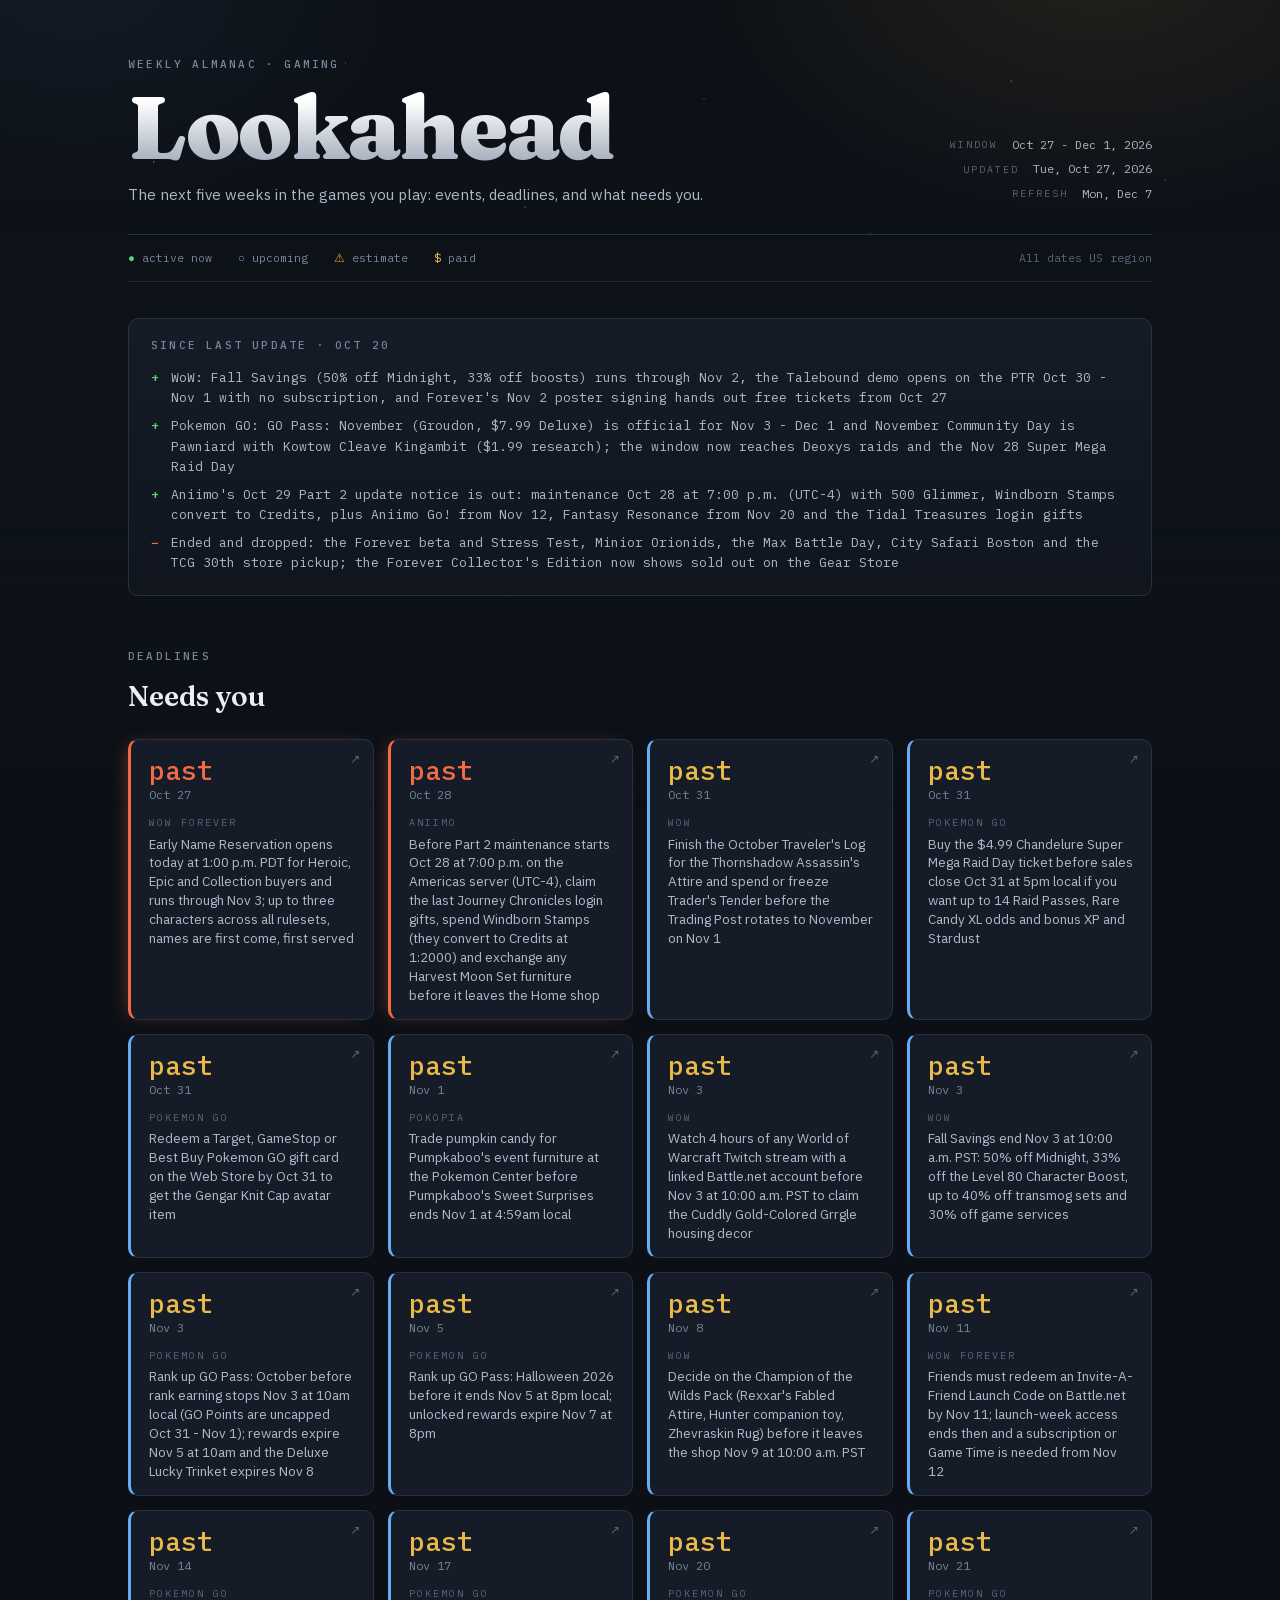
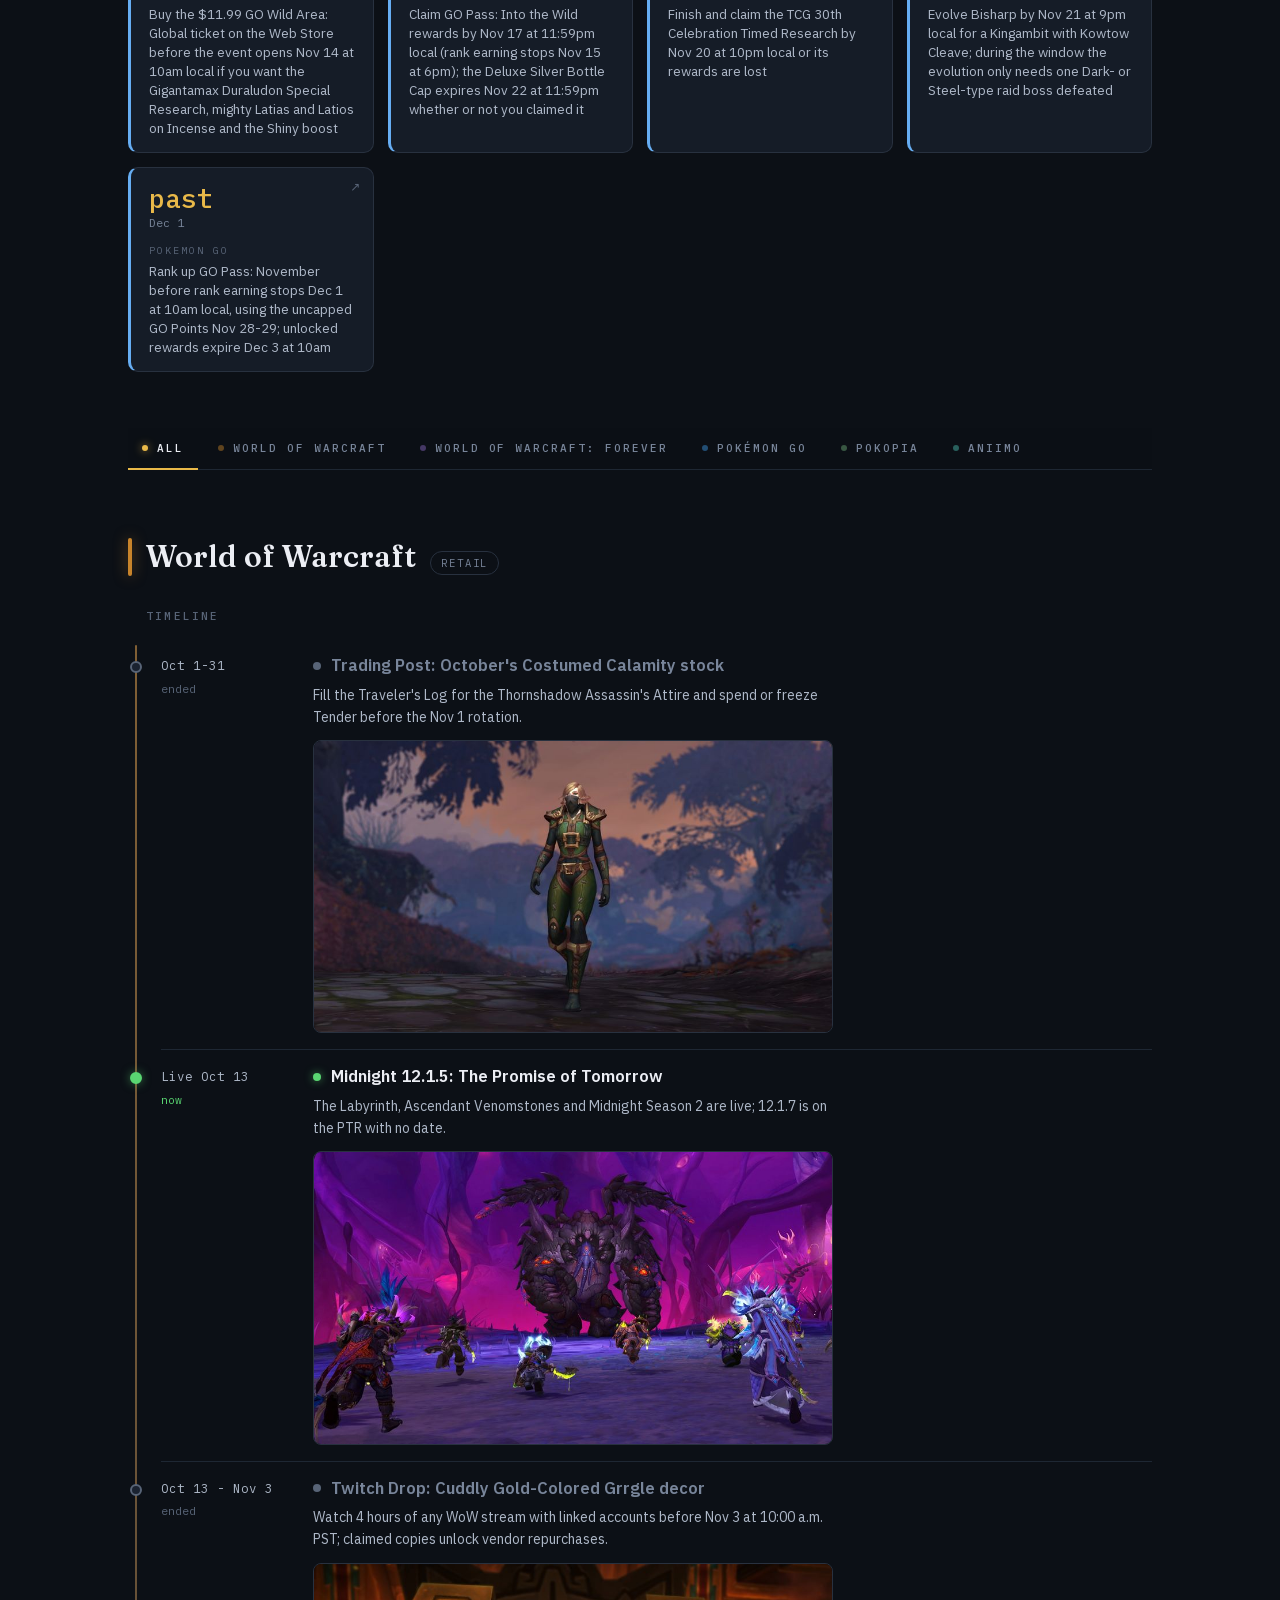
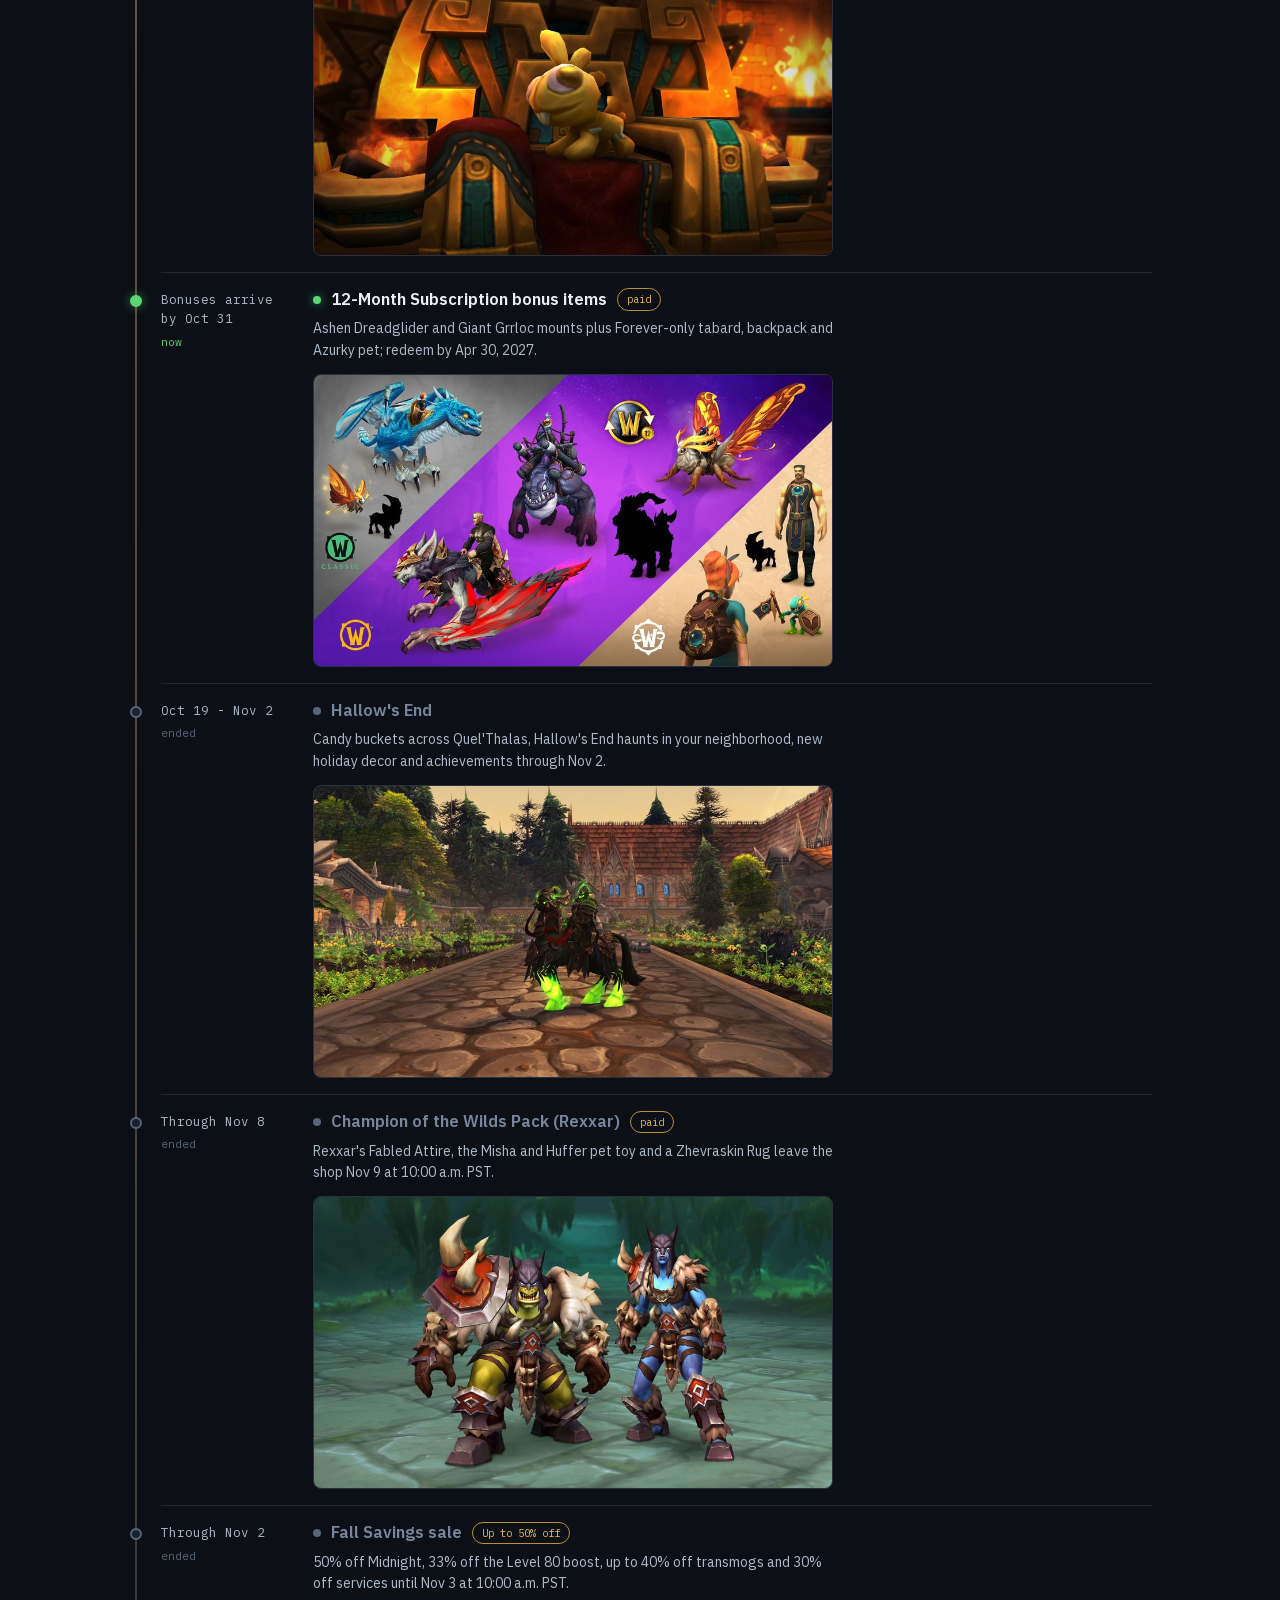
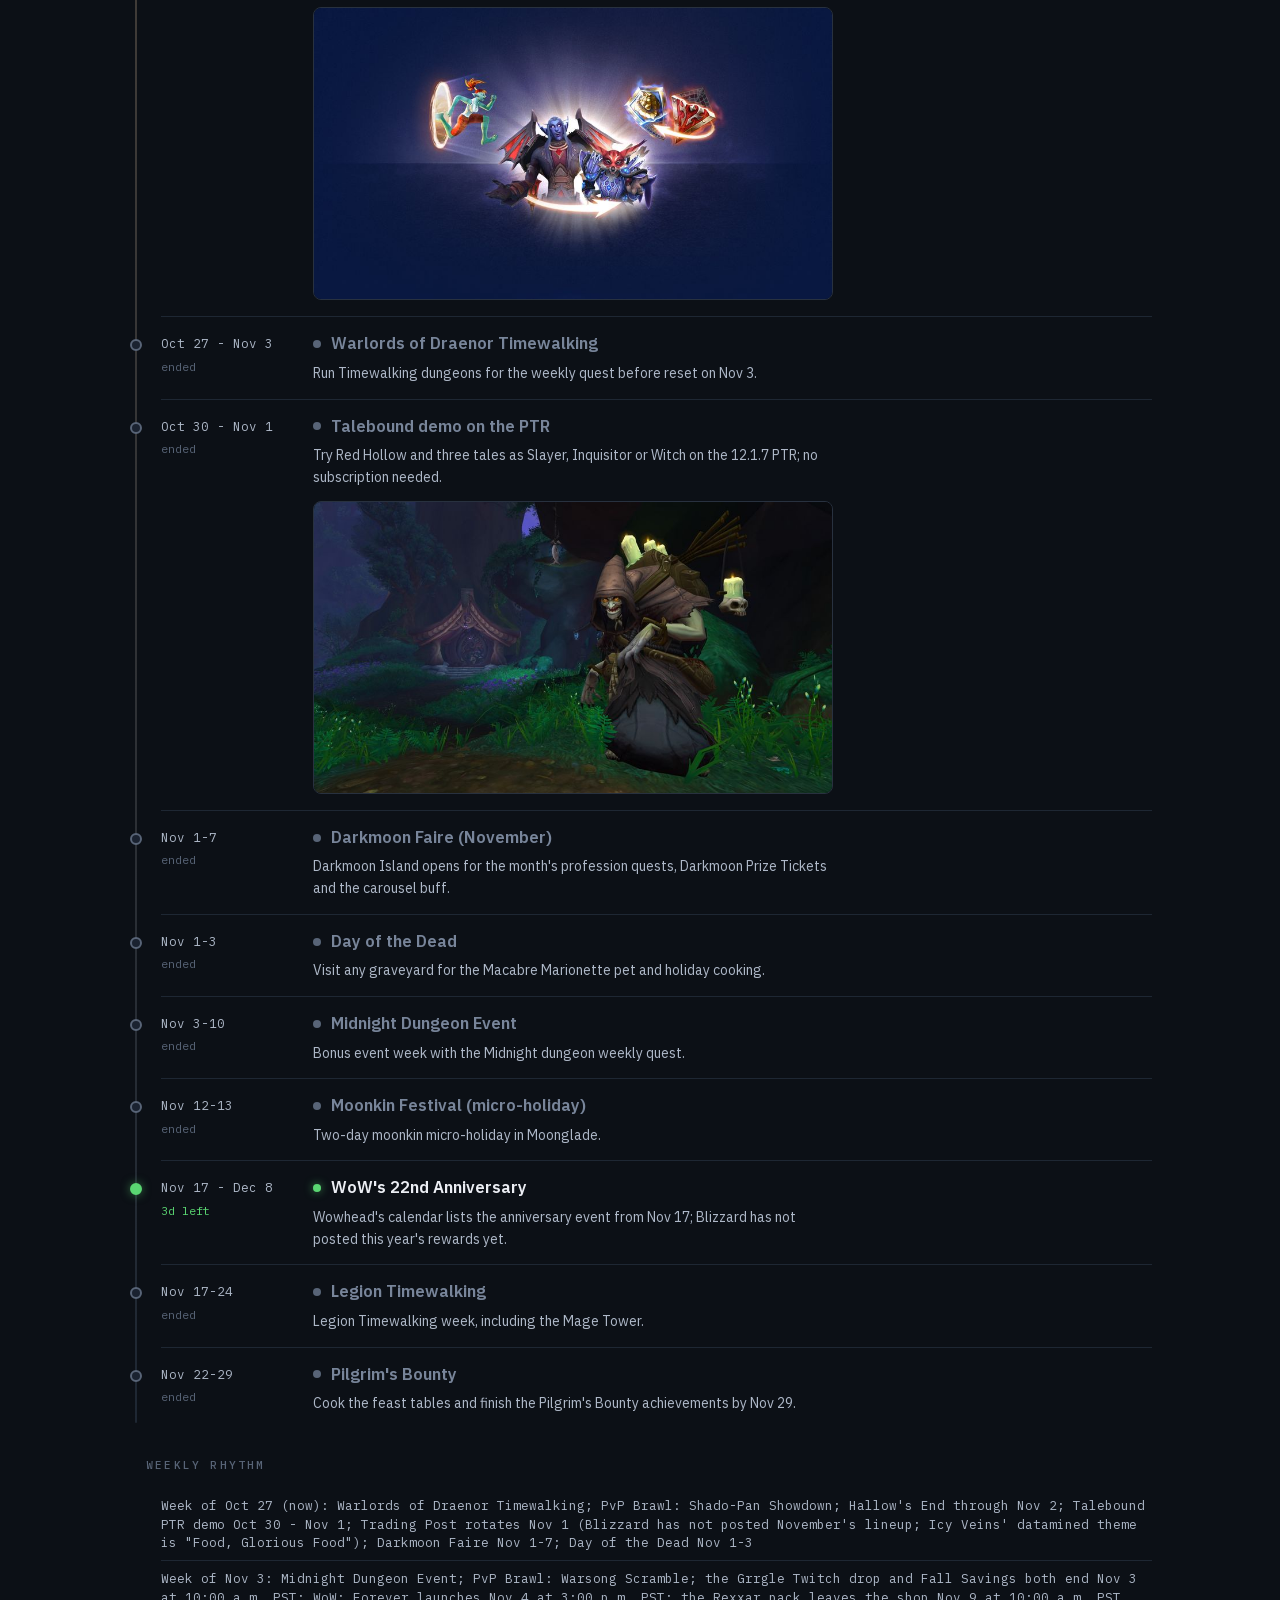
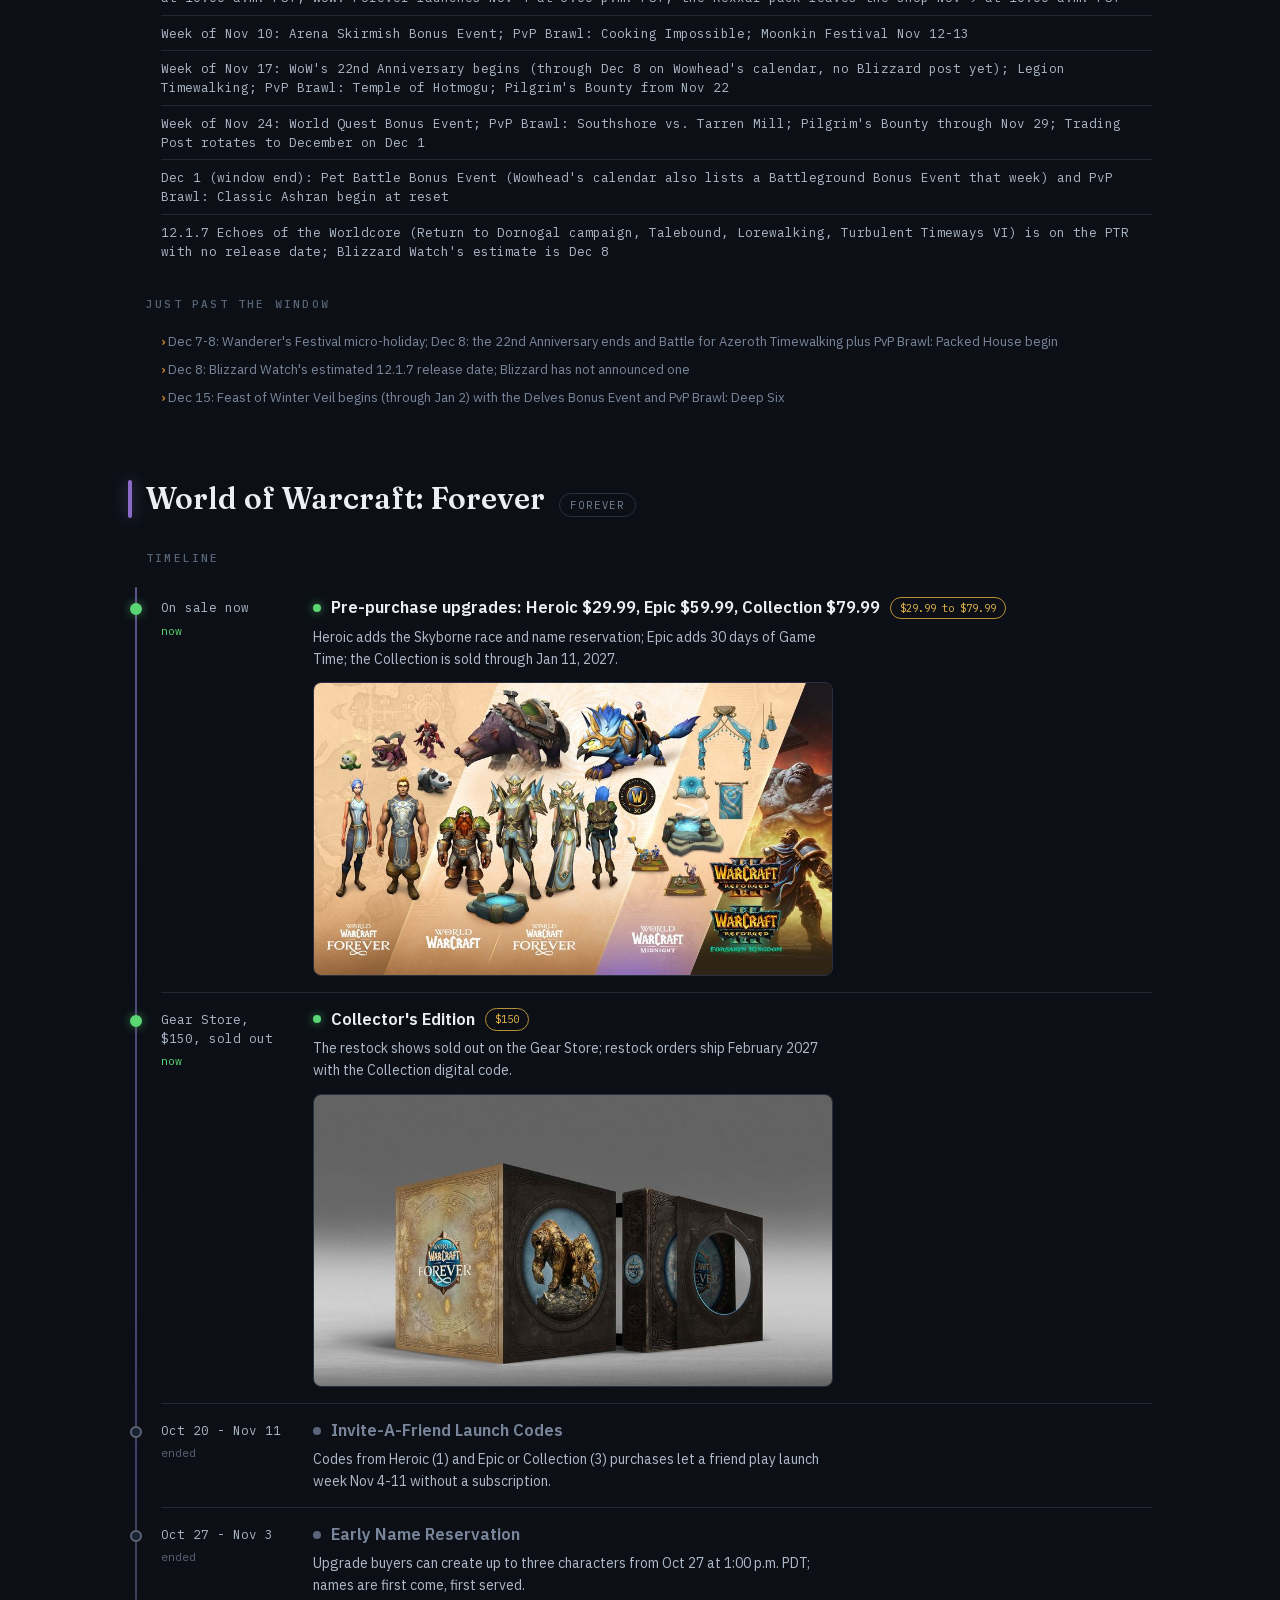
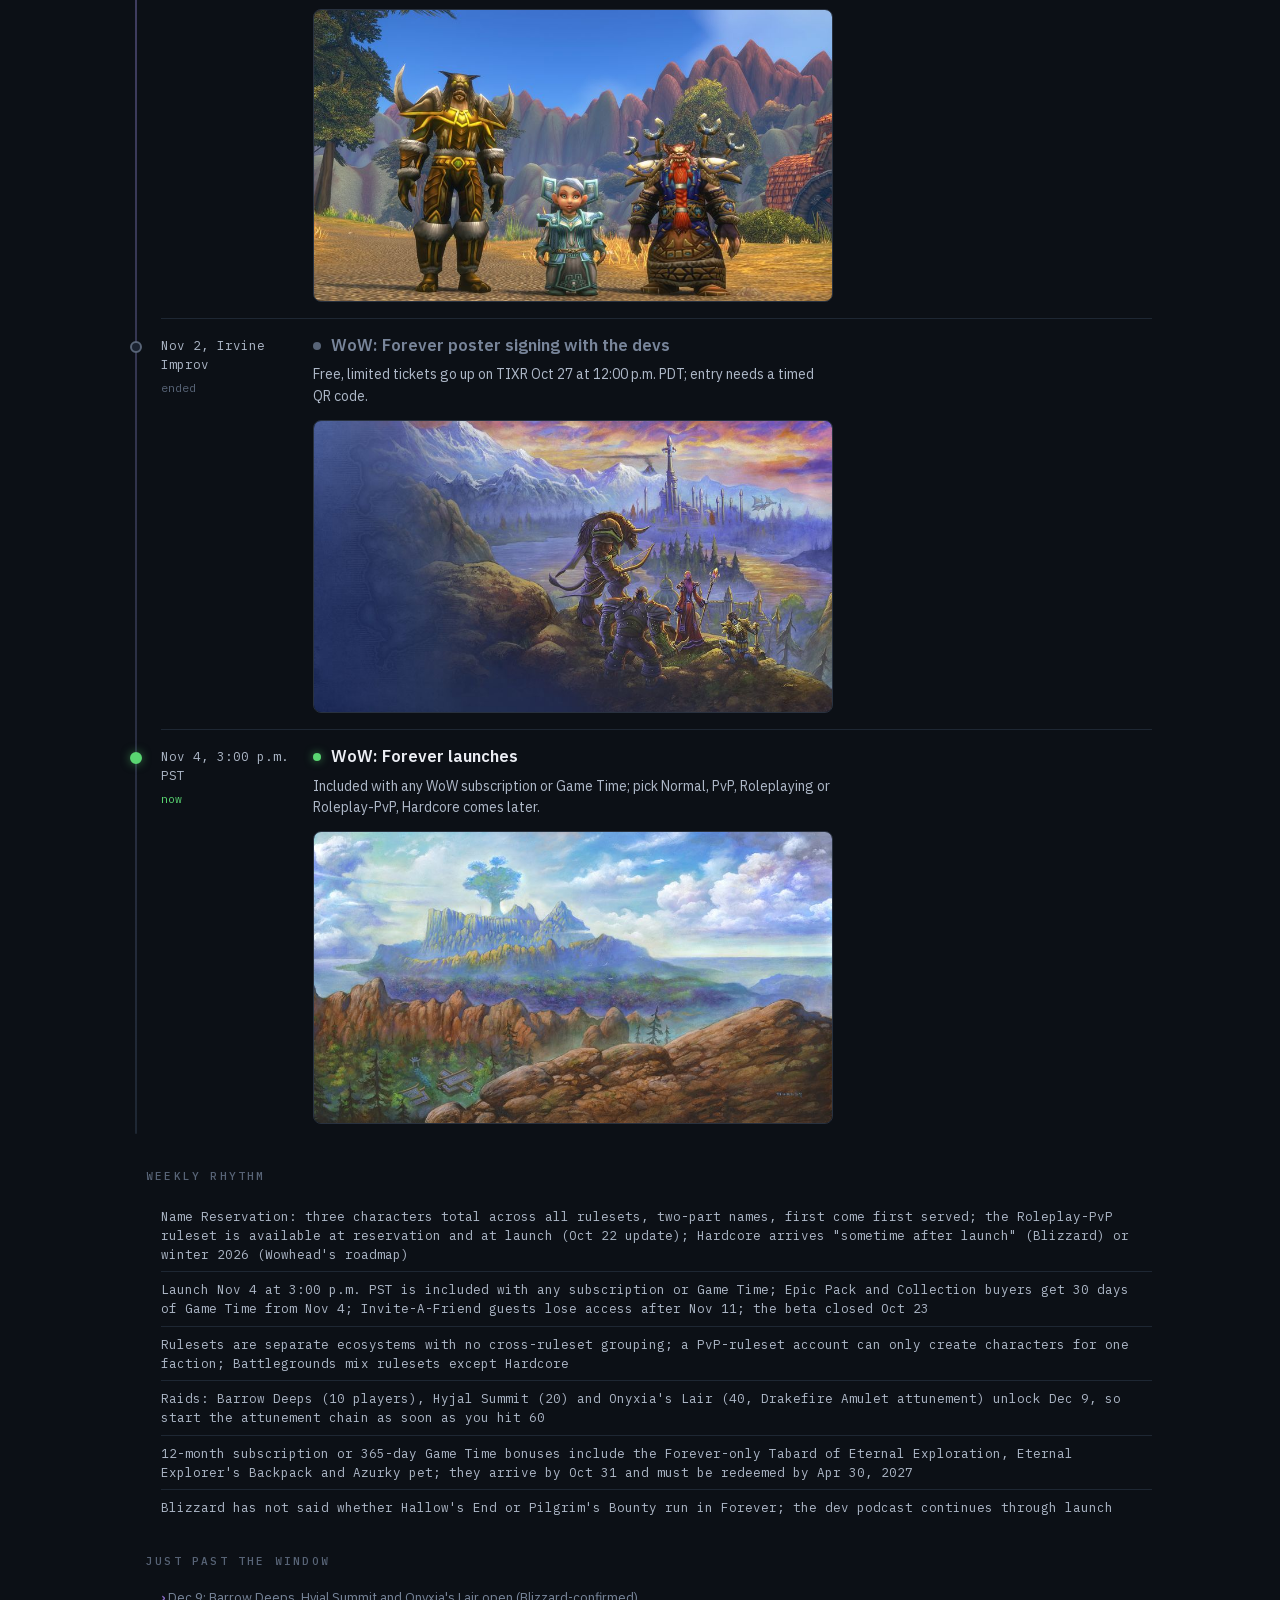
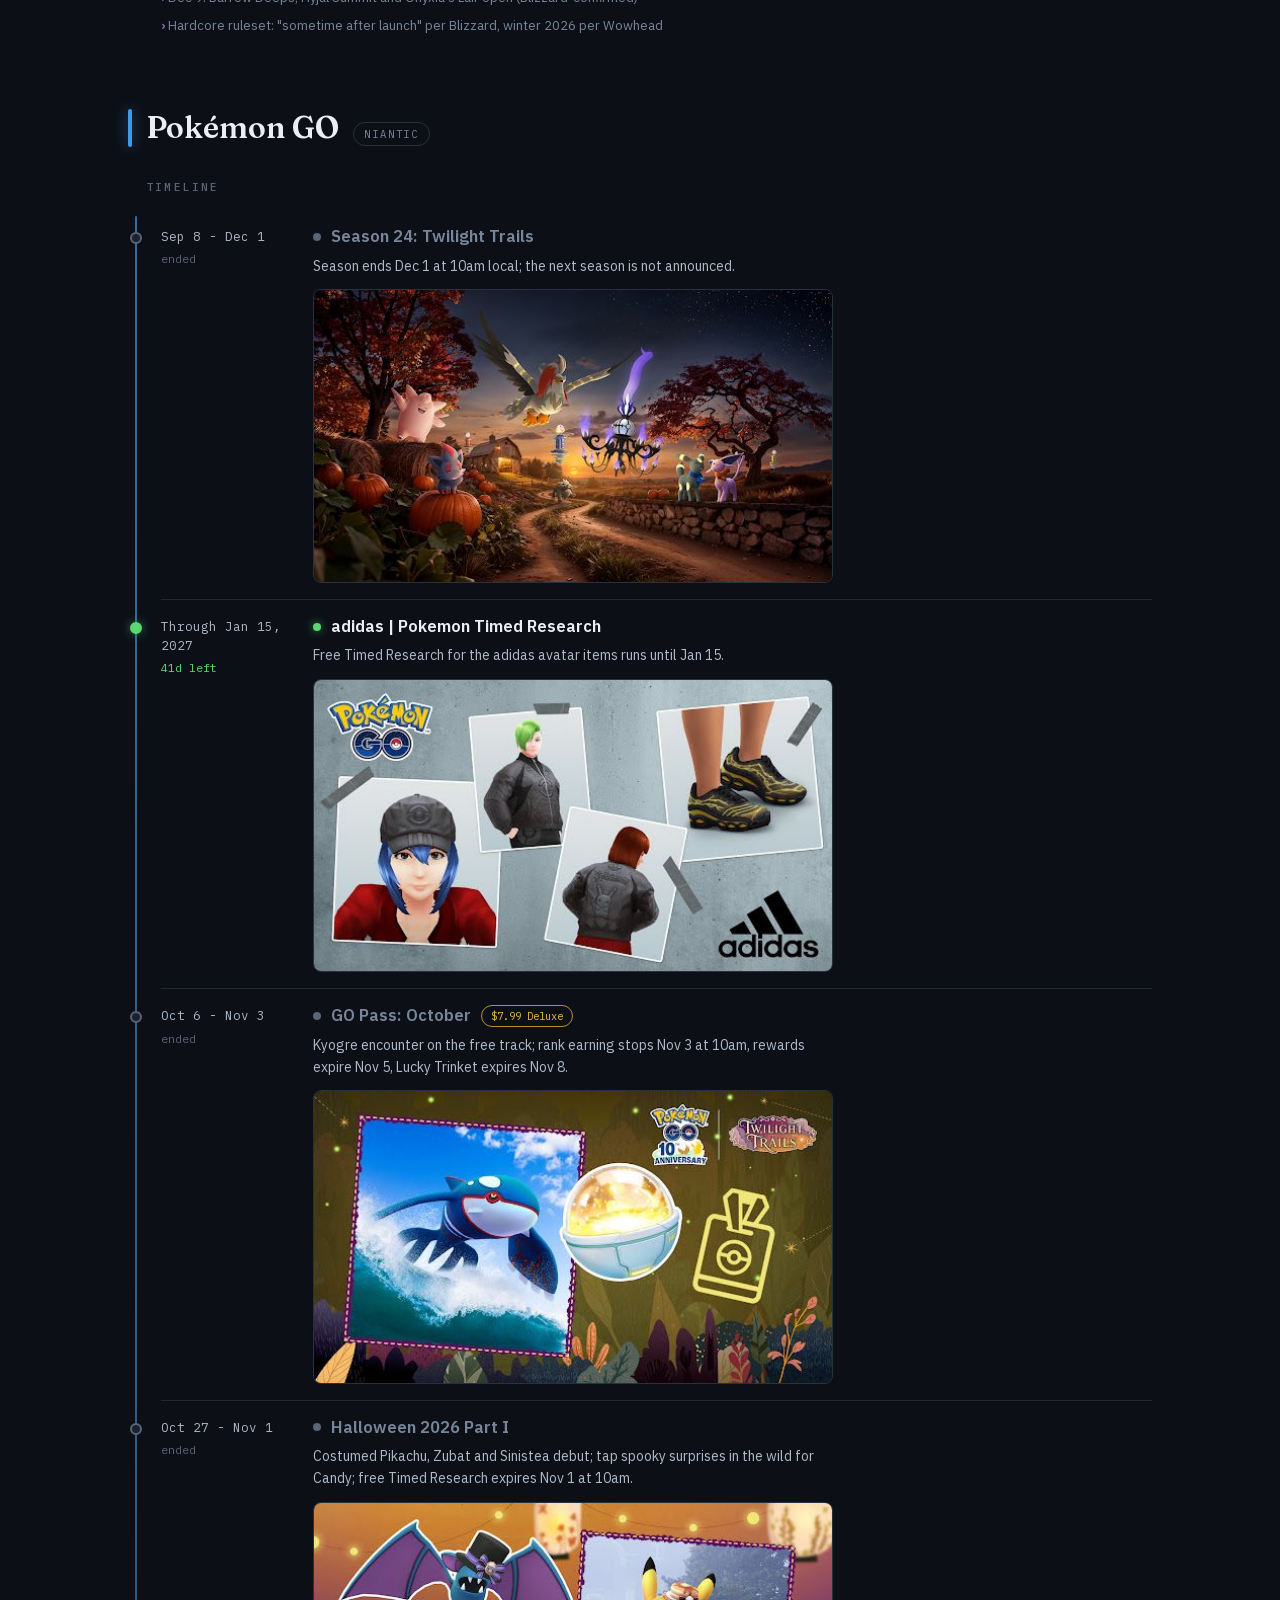
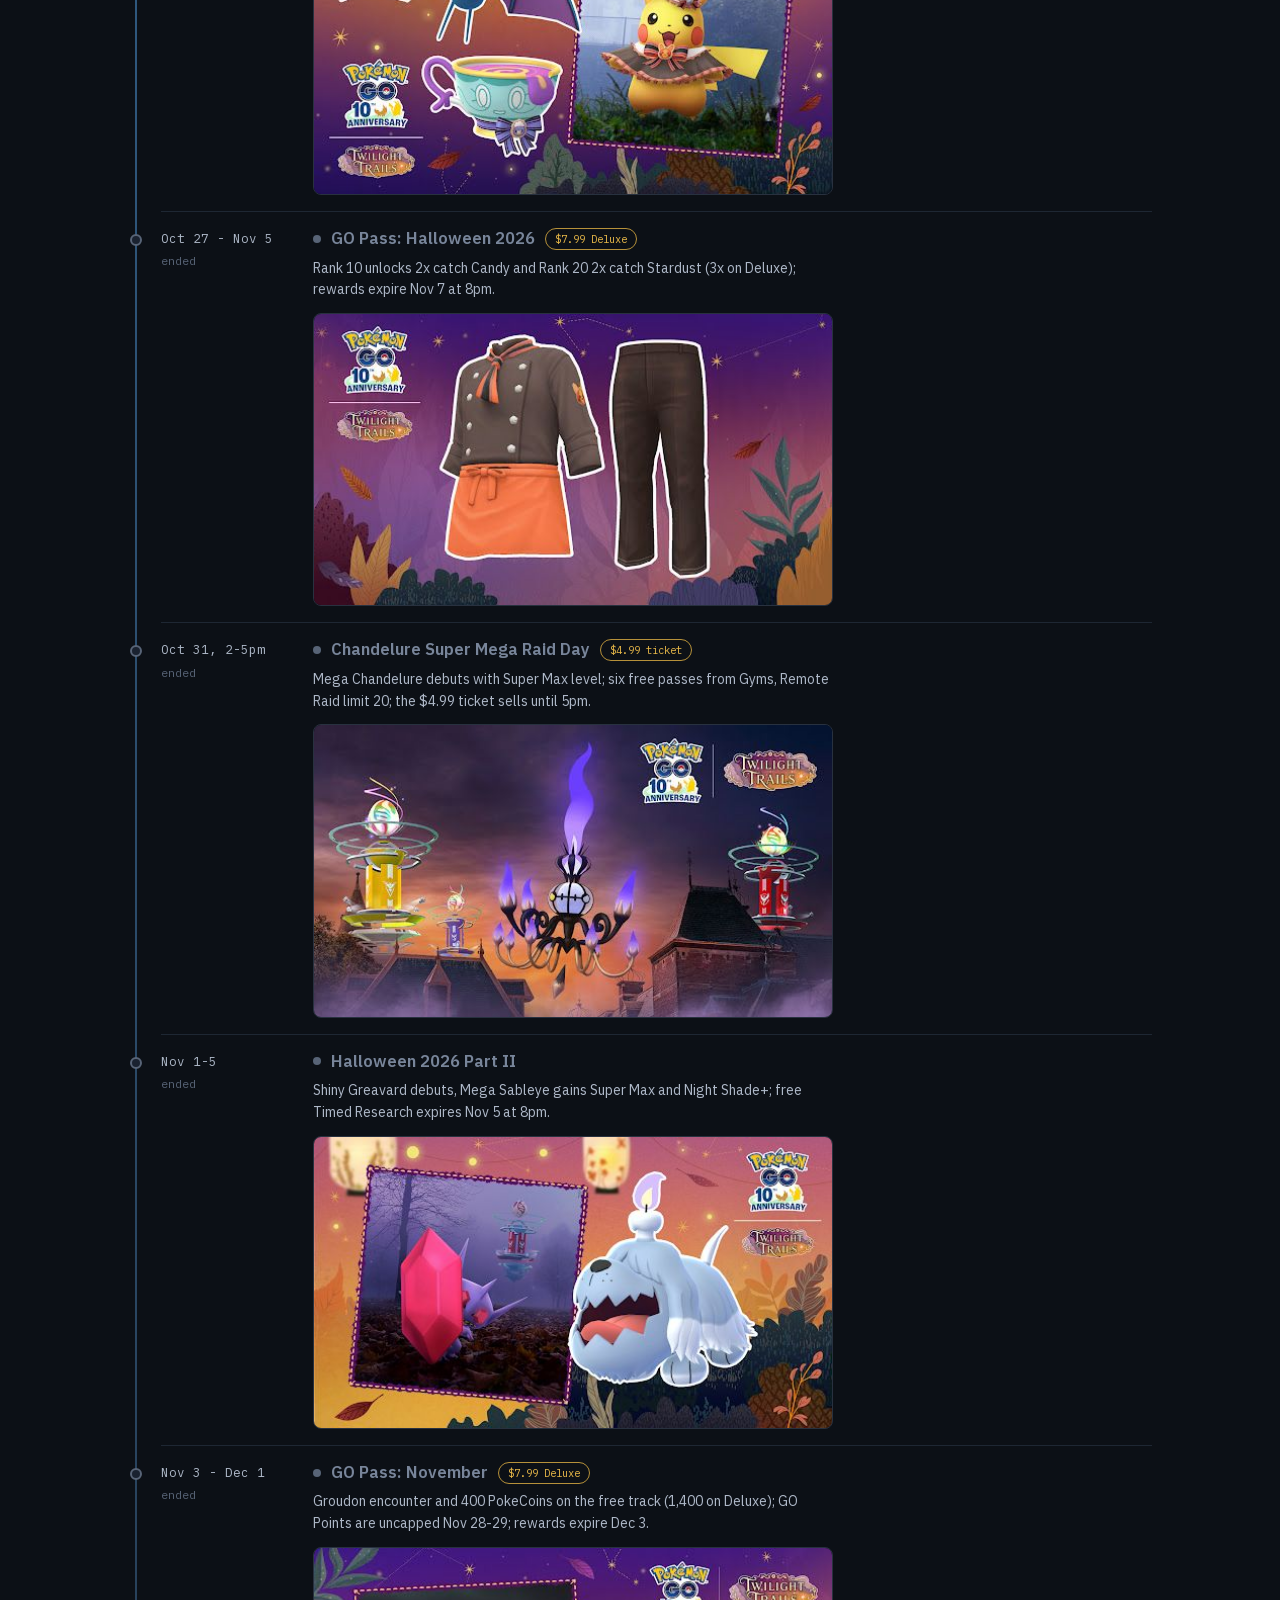
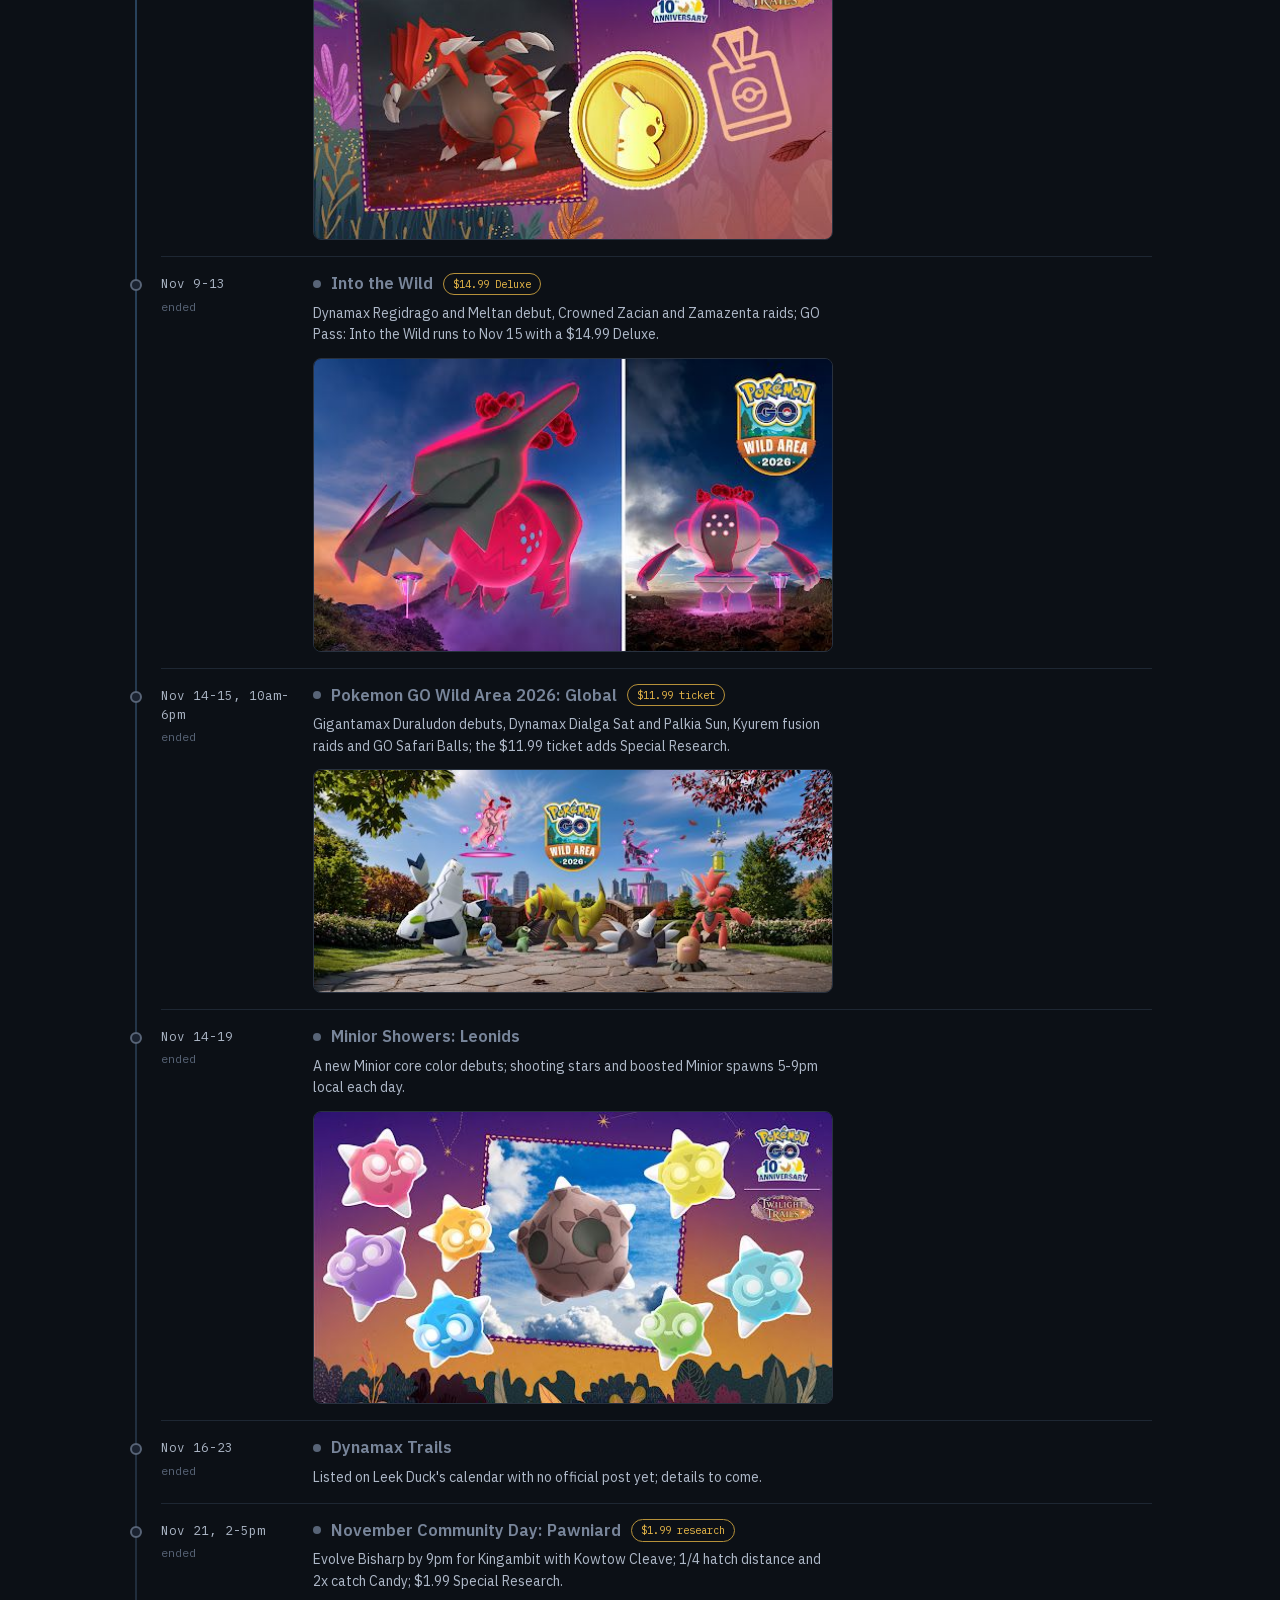
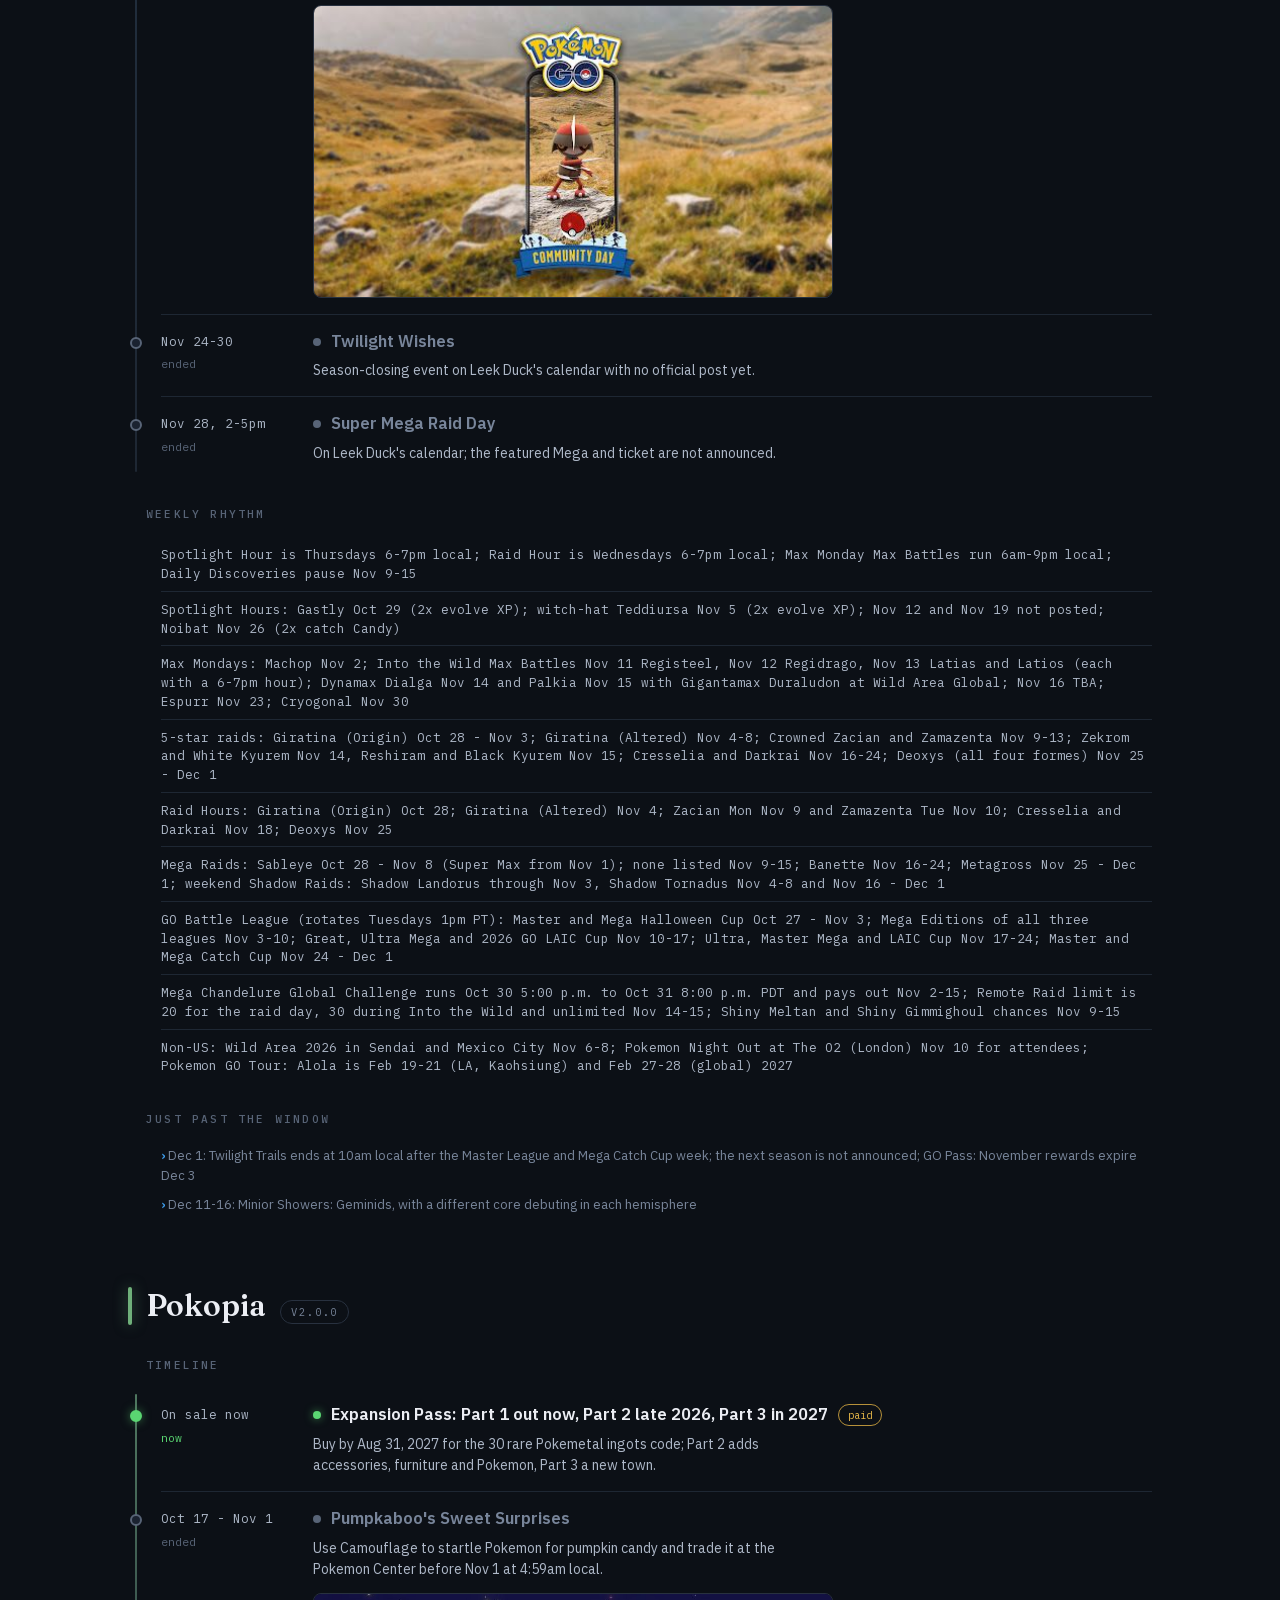
<file: docs/index.html>
<!DOCTYPE html>
<html lang="en">
<head>
<meta charset="utf-8">
<meta name="viewport" content="width=device-width, initial-scale=1">
<title>Lookahead · Weekly Gaming Almanac</title>
<meta name="description" content="A five-week lookahead across tracked games: events, deadlines, and what needs you. Updated weekly.">
<link rel="stylesheet" href="assets/fonts.css">
<link rel="stylesheet" href="assets/style.css">
<link rel="icon" href="data:,">
</head>
<body>
<div class="page">

  <header class="masthead">
    <div class="masthead-main">
      <p class="eyebrow">Weekly Almanac &middot; Gaming</p>
      <h1 class="wordmark">Lookahead</h1>
      <p class="subtitle">The next five weeks in the games you play: events, deadlines, and what needs you.</p>
    </div>
    <dl class="masthead-meta">
      <div><dt>Window</dt><dd>Oct 27 - Dec 1, 2026</dd></div>
      <div><dt>Updated</dt><dd>Tue, Oct 27, 2026</dd></div>
      <div><dt>Refresh</dt><dd data-next-refresh>weekly, Mon</dd></div>
    </dl>
  </header>

  <div class="legend">
    <span><span class="g-live">&#9679;</span> active now</span>
    <span><span class="g-up">&#9675;</span> upcoming</span>
    <span><span class="g-est">&#9888;</span> estimate</span>
    <span><span class="g-paid">$</span> paid</span>
    <span class="legend-note">All dates US region</span>
  </div>

  <aside class="changelog reveal">
    <p class="eyebrow">Since last update &middot; Oct 20</p>
    <ul>
      <li><span class="verb verb-add">+</span>WoW: Fall Savings (50% off Midnight, 33% off boosts) runs through Nov 2, the Talebound demo opens on the PTR Oct 30 - Nov 1 with no subscription, and Forever&#x27;s Nov 2 poster signing hands out free tickets from Oct 27</li>
      <li><span class="verb verb-add">+</span>Pokemon GO: GO Pass: November (Groudon, $7.99 Deluxe) is official for Nov 3 - Dec 1 and November Community Day is Pawniard with Kowtow Cleave Kingambit ($1.99 research); the window now reaches Deoxys raids and the Nov 28 Super Mega Raid Day</li>
      <li><span class="verb verb-add">+</span>Aniimo&#x27;s Oct 29 Part 2 update notice is out: maintenance Oct 28 at 7:00 p.m. (UTC-4) with 500 Glimmer, Windborn Stamps convert to Credits, plus Aniimo Go! from Nov 12, Fantasy Resonance from Nov 20 and the Tidal Treasures login gifts</li>
      <li><span class="verb verb-rem">−</span>Ended and dropped: the Forever beta and Stress Test, Minior Orionids, the Max Battle Day, City Safari Boston and the TCG 30th store pickup; the Forever Collector&#x27;s Edition now shows sold out on the Gear Store</li>
    </ul>
  </aside>

  <section class="needs reveal">
    <p class="eyebrow">Deadlines</p>
    <h2 class="section-title">Needs you</h2>
    <div class="needs-grid">
      <a class="needs-card urgent" href="https://worldofwarcraft.blizzard.com/en-us/news/24303866" target="_blank" rel="noopener" data-deadline="2026-10-27">
        <span class="needs-arrow">&#8599;</span>
        <div class="needs-count" data-countdown>today</div>
        <div class="needs-date">Oct 27</div>
        <div class="needs-game">WoW Forever</div>
        <div class="needs-action">Early Name Reservation opens today at 1:00 p.m. PDT for Heroic, Epic and Collection buyers and runs through Nov 3; up to three characters across all rulesets, names are first come, first served</div>
      </a>
      <a class="needs-card urgent" href="https://aniimo.com/newslist/detail/100244" target="_blank" rel="noopener" data-deadline="2026-10-28">
        <span class="needs-arrow">&#8599;</span>
        <div class="needs-count" data-countdown>1d</div>
        <div class="needs-date">Oct 28</div>
        <div class="needs-game">Aniimo</div>
        <div class="needs-action">Before Part 2 maintenance starts Oct 28 at 7:00 p.m. on the Americas server (UTC-4), claim the last Journey Chronicles login gifts, spend Windborn Stamps (they convert to Credits at 1:2000) and exchange any Harvest Moon Set furniture before it leaves the Home shop</div>
      </a>
      <a class="needs-card" href="https://worldofwarcraft.blizzard.com/en-us/news/24303315" target="_blank" rel="noopener" data-deadline="2026-10-31">
        <span class="needs-arrow">&#8599;</span>
        <div class="needs-count" data-countdown>4d</div>
        <div class="needs-date">Oct 31</div>
        <div class="needs-game">WoW</div>
        <div class="needs-action">Finish the October Traveler&#x27;s Log for the Thornshadow Assassin&#x27;s Attire and spend or freeze Trader&#x27;s Tender before the Trading Post rotates to November on Nov 1</div>
      </a>
      <a class="needs-card" href="https://pokemongo.com/news/chandelure-super-mega-raid-day-2026" target="_blank" rel="noopener" data-deadline="2026-10-31">
        <span class="needs-arrow">&#8599;</span>
        <div class="needs-count" data-countdown>4d</div>
        <div class="needs-date">Oct 31</div>
        <div class="needs-game">Pokemon GO</div>
        <div class="needs-action">Buy the $4.99 Chandelure Super Mega Raid Day ticket before sales close Oct 31 at 5pm local if you want up to 14 Raid Passes, Rare Candy XL odds and bonus XP and Stardust</div>
      </a>
      <a class="needs-card" href="https://pokemongo.com/news/tcg-30th-celebration-event" target="_blank" rel="noopener" data-deadline="2026-10-31">
        <span class="needs-arrow">&#8599;</span>
        <div class="needs-count" data-countdown>4d</div>
        <div class="needs-date">Oct 31</div>
        <div class="needs-game">Pokemon GO</div>
        <div class="needs-action">Redeem a Target, GameStop or Best Buy Pokemon GO gift card on the Web Store by Oct 31 to get the Gengar Knit Cap avatar item</div>
      </a>
      <a class="needs-card" href="https://www.pokemon.com/us/news/gather-pumpkin-candy-for-pumpkaboo-in-pokemon-pokopia" target="_blank" rel="noopener" data-deadline="2026-11-01">
        <span class="needs-arrow">&#8599;</span>
        <div class="needs-count" data-countdown>5d</div>
        <div class="needs-date">Nov 1</div>
        <div class="needs-game">Pokopia</div>
        <div class="needs-action">Trade pumpkin candy for Pumpkaboo&#x27;s event furniture at the Pokemon Center before Pumpkaboo&#x27;s Sweet Surprises ends Nov 1 at 4:59am local</div>
      </a>
      <a class="needs-card" href="https://worldofwarcraft.blizzard.com/en-us/news/24302098" target="_blank" rel="noopener" data-deadline="2026-11-03">
        <span class="needs-arrow">&#8599;</span>
        <div class="needs-count" data-countdown>7d</div>
        <div class="needs-date">Nov 3</div>
        <div class="needs-game">WoW</div>
        <div class="needs-action">Watch 4 hours of any World of Warcraft Twitch stream with a linked Battle.net account before Nov 3 at 10:00 a.m. PST to claim the Cuddly Gold-Colored Grrgle housing decor</div>
      </a>
      <a class="needs-card" href="https://worldofwarcraft.blizzard.com/en-us/news/24313103" target="_blank" rel="noopener" data-deadline="2026-11-03">
        <span class="needs-arrow">&#8599;</span>
        <div class="needs-count" data-countdown>7d</div>
        <div class="needs-date">Nov 3</div>
        <div class="needs-game">WoW</div>
        <div class="needs-action">Fall Savings end Nov 3 at 10:00 a.m. PST: 50% off Midnight, 33% off the Level 80 Character Boost, up to 40% off transmog sets and 30% off game services</div>
      </a>
      <a class="needs-card" href="https://pokemongo.com/news/go-pass-october-2026" target="_blank" rel="noopener" data-deadline="2026-11-03">
        <span class="needs-arrow">&#8599;</span>
        <div class="needs-count" data-countdown>7d</div>
        <div class="needs-date">Nov 3</div>
        <div class="needs-game">Pokemon GO</div>
        <div class="needs-action">Rank up GO Pass: October before rank earning stops Nov 3 at 10am local (GO Points are uncapped Oct 31 - Nov 1); rewards expire Nov 5 at 10am and the Deluxe Lucky Trinket expires Nov 8</div>
      </a>
      <a class="needs-card" href="https://pokemongo.com/news/halloween-part-2-2026" target="_blank" rel="noopener" data-deadline="2026-11-05">
        <span class="needs-arrow">&#8599;</span>
        <div class="needs-count" data-countdown>9d</div>
        <div class="needs-date">Nov 5</div>
        <div class="needs-game">Pokemon GO</div>
        <div class="needs-action">Rank up GO Pass: Halloween 2026 before it ends Nov 5 at 8pm local; unlocked rewards expire Nov 7 at 8pm</div>
      </a>
      <a class="needs-card" href="https://worldofwarcraft.blizzard.com/en-us/news/24310657" target="_blank" rel="noopener" data-deadline="2026-11-08">
        <span class="needs-arrow">&#8599;</span>
        <div class="needs-count" data-countdown>12d</div>
        <div class="needs-date">Nov 8</div>
        <div class="needs-game">WoW</div>
        <div class="needs-action">Decide on the Champion of the Wilds Pack (Rexxar&#x27;s Fabled Attire, Hunter companion toy, Zhevraskin Rug) before it leaves the shop Nov 9 at 10:00 a.m. PST</div>
      </a>
      <a class="needs-card" href="https://worldofwarcraft.blizzard.com/en-us/news/24301508" target="_blank" rel="noopener" data-deadline="2026-11-11">
        <span class="needs-arrow">&#8599;</span>
        <div class="needs-count" data-countdown>15d</div>
        <div class="needs-date">Nov 11</div>
        <div class="needs-game">WoW Forever</div>
        <div class="needs-action">Friends must redeem an Invite-A-Friend Launch Code on Battle.net by Nov 11; launch-week access ends then and a subscription or Game Time is needed from Nov 12</div>
      </a>
      <a class="needs-card" href="https://pokemongo.com/en/gowildarea/global" target="_blank" rel="noopener" data-deadline="2026-11-14">
        <span class="needs-arrow">&#8599;</span>
        <div class="needs-count" data-countdown>18d</div>
        <div class="needs-date">Nov 14</div>
        <div class="needs-game">Pokemon GO</div>
        <div class="needs-action">Buy the $11.99 GO Wild Area: Global ticket on the Web Store before the event opens Nov 14 at 10am local if you want the Gigantamax Duraludon Special Research, mighty Latias and Latios on Incense and the Shiny boost</div>
      </a>
      <a class="needs-card" href="https://pokemongo.com/news/into-the-wild-2026" target="_blank" rel="noopener" data-deadline="2026-11-17">
        <span class="needs-arrow">&#8599;</span>
        <div class="needs-count" data-countdown>21d</div>
        <div class="needs-date">Nov 17</div>
        <div class="needs-game">Pokemon GO</div>
        <div class="needs-action">Claim GO Pass: Into the Wild rewards by Nov 17 at 11:59pm local (rank earning stops Nov 15 at 6pm); the Deluxe Silver Bottle Cap expires Nov 22 at 11:59pm whether or not you claimed it</div>
      </a>
      <a class="needs-card" href="https://pokemongo.com/news/tcg-30th-celebration-event" target="_blank" rel="noopener" data-deadline="2026-11-20">
        <span class="needs-arrow">&#8599;</span>
        <div class="needs-count" data-countdown>24d</div>
        <div class="needs-date">Nov 20</div>
        <div class="needs-game">Pokemon GO</div>
        <div class="needs-action">Finish and claim the TCG 30th Celebration Timed Research by Nov 20 at 10pm local or its rewards are lost</div>
      </a>
      <a class="needs-card" href="https://pokemongo.com/news/communityday-november-2026-pawniard" target="_blank" rel="noopener" data-deadline="2026-11-21">
        <span class="needs-arrow">&#8599;</span>
        <div class="needs-count" data-countdown>25d</div>
        <div class="needs-date">Nov 21</div>
        <div class="needs-game">Pokemon GO</div>
        <div class="needs-action">Evolve Bisharp by Nov 21 at 9pm local for a Kingambit with Kowtow Cleave; during the window the evolution only needs one Dark- or Steel-type raid boss defeated</div>
      </a>
      <a class="needs-card" href="https://pokemongo.com/news/go-pass-november-2026" target="_blank" rel="noopener" data-deadline="2026-12-01">
        <span class="needs-arrow">&#8599;</span>
        <div class="needs-count" data-countdown>35d</div>
        <div class="needs-date">Dec 1</div>
        <div class="needs-game">Pokemon GO</div>
        <div class="needs-action">Rank up GO Pass: November before rank earning stops Dec 1 at 10am local, using the uncapped GO Points Nov 28-29; unlocked rewards expire Dec 3 at 10am</div>
      </a>
    </div>
  </section>

  <nav class="game-tabs reveal" aria-label="Filter by game">
    <div class="game-tabs-row">
      <a class="tab" href="#all" data-tab="all">All</a>
      <a class="tab" href="#wow-retail" data-tab="wow-retail" style="--accent:#C8842B">World of Warcraft</a>
      <a class="tab" href="#wow-forever" data-tab="wow-forever" style="--accent:#8C6BC8">World of Warcraft: Forever</a>
      <a class="tab" href="#pokemon-go" data-tab="pokemon-go" style="--accent:#3D9BE9">Pokémon GO</a>
      <a class="tab" href="#pokopia" data-tab="pokopia" style="--accent:#6FB07A">Pokopia</a>
      <a class="tab" href="#aniimo" data-tab="aniimo" style="--accent:#4EC3B5">Aniimo</a>
    </div>
  </nav>

  <section class="game reveal" id="game-wow-retail" data-game="wow-retail" style="--accent:#C8842B">
    <header class="game-head" title="Show only this game">
      <h2 class="game-name">World of Warcraft</h2>
      <span class="game-tag">Retail</span>
    </header>
    <p class="group-label">Timeline</p>
    <div class="timeline">
    <article class="event state-active" data-start="2026-10-01" data-end="2026-10-31">
      <div class="event-when">
        <div class="event-dates">Oct 1-31</div>
        <div class="event-count" data-countdown>4d left</div>
      </div>
      <div class="event-body">
        <div class="event-head"><span class="state-dot" aria-hidden="true"></span><a class="event-title" href="https://worldofwarcraft.blizzard.com/en-us/news/24303315/world-of-warcraft-forever-headlines-a-packed-wow-weekly" target="_blank" rel="noopener">Trading Post: October&#x27;s Costumed Calamity stock</a></div>
        <p class="event-detail">Fill the Traveler&#x27;s Log for the Thornshadow Assassin&#x27;s Attire and spend or freeze Tender before the Nov 1 rotation.</p>
        <figure class="event-media"><img src="assets/img/ccc9a8d673be793df19a72f0e5249182f50b6787.jpg" alt="Trading Post: October&#x27;s Costumed Calamity stock" loading="lazy" decoding="async"></figure>
      </div>
    </article>
    <article class="event state-active" data-start="2026-10-13">
      <div class="event-when">
        <div class="event-dates">Live Oct 13</div>
        <div class="event-count" data-countdown>now</div>
      </div>
      <div class="event-body">
        <div class="event-head"><span class="state-dot" aria-hidden="true"></span><a class="event-title" href="https://worldofwarcraft.blizzard.com/en-us/news/24307306/midnights-1215-content-update-is-now-live" target="_blank" rel="noopener">Midnight 12.1.5: The Promise of Tomorrow</a></div>
        <p class="event-detail">The Labyrinth, Ascendant Venomstones and Midnight Season 2 are live; 12.1.7 is on the PTR with no date.</p>
        <figure class="event-media"><img src="assets/img/406fa1204b70e335e548b29c843bba3440e986e9.jpg" alt="Midnight 12.1.5: The Promise of Tomorrow" loading="lazy" decoding="async"></figure>
      </div>
    </article>
    <article class="event state-active" data-start="2026-10-13" data-end="2026-11-03">
      <div class="event-when">
        <div class="event-dates">Oct 13 - Nov 3</div>
        <div class="event-count" data-countdown>7d left</div>
      </div>
      <div class="event-body">
        <div class="event-head"><span class="state-dot" aria-hidden="true"></span><a class="event-title" href="https://worldofwarcraft.blizzard.com/en-us/news/24302098/twitch-drop-now-live-get-the-cuddly-gold-colored-grrgle-housing-decor-item" target="_blank" rel="noopener">Twitch Drop: Cuddly Gold-Colored Grrgle decor</a></div>
        <p class="event-detail">Watch 4 hours of any WoW stream with linked accounts before Nov 3 at 10:00 a.m. PST; claimed copies unlock vendor repurchases.</p>
        <figure class="event-media"><img src="assets/img/33e745b243f9db8be89a9a6777226d07e5d88134.jpg" alt="Twitch Drop: Cuddly Gold-Colored Grrgle decor" loading="lazy" decoding="async"></figure>
      </div>
    </article>
    <article class="event state-active" data-start="2026-10-15">
      <div class="event-when">
        <div class="event-dates">Bonuses arrive by Oct 31</div>
        <div class="event-count" data-countdown>now</div>
      </div>
      <div class="event-body">
        <div class="event-head"><span class="state-dot" aria-hidden="true"></span><a class="event-title" href="https://worldofwarcraft.blizzard.com/en-us/news/24310658/unlock-a-year-of-world-of-warcraft-and-get-bonus-treasures" target="_blank" rel="noopener">12-Month Subscription bonus items</a><span class="pill pill-price">paid</span></div>
        <p class="event-detail">Ashen Dreadglider and Giant Grrloc mounts plus Forever-only tabard, backpack and Azurky pet; redeem by Apr 30, 2027.</p>
        <figure class="event-media"><img src="assets/img/3e685d90bfaa874dd79b3d14912325bba6f2ce9e.jpg" alt="12-Month Subscription bonus items" loading="lazy" decoding="async"></figure>
      </div>
    </article>
    <article class="event state-active" data-start="2026-10-19" data-end="2026-11-02">
      <div class="event-when">
        <div class="event-dates">Oct 19 - Nov 2</div>
        <div class="event-count" data-countdown>6d left</div>
      </div>
      <div class="event-body">
        <div class="event-head"><span class="state-dot" aria-hidden="true"></span><a class="event-title" href="https://worldofwarcraft.blizzard.com/en-us/news/24310656/hallows-end-brings-frights-delights-and-haunting-rewards" target="_blank" rel="noopener">Hallow&#x27;s End</a></div>
        <p class="event-detail">Candy buckets across Quel&#x27;Thalas, Hallow&#x27;s End haunts in your neighborhood, new holiday decor and achievements through Nov 2.</p>
        <figure class="event-media"><img src="assets/img/595de10259b4a2f0d896296f9d8aa20db4a31a2c.jpg" alt="Hallow&#x27;s End" loading="lazy" decoding="async"></figure>
      </div>
    </article>
    <article class="event state-active" data-start="2026-10-19" data-end="2026-11-08">
      <div class="event-when">
        <div class="event-dates">Through Nov 8</div>
        <div class="event-count" data-countdown>12d left</div>
      </div>
      <div class="event-body">
        <div class="event-head"><span class="state-dot" aria-hidden="true"></span><a class="event-title" href="https://worldofwarcraft.blizzard.com/en-us/news/24310657/channel-your-inner-rexxar-with-this-beastly-bundle" target="_blank" rel="noopener">Champion of the Wilds Pack (Rexxar)</a><span class="pill pill-price">paid</span></div>
        <p class="event-detail">Rexxar&#x27;s Fabled Attire, the Misha and Huffer pet toy and a Zhevraskin Rug leave the shop Nov 9 at 10:00 a.m. PST.</p>
        <figure class="event-media"><img src="assets/img/cad8eb5e153eb3e1ca76c39f62d70471e45d2f57.jpg" alt="Champion of the Wilds Pack (Rexxar)" loading="lazy" decoding="async"></figure>
      </div>
    </article>
    <article class="event state-active" data-start="2026-10-21" data-end="2026-11-02">
      <div class="event-when">
        <div class="event-dates">Through Nov 2</div>
        <div class="event-count" data-countdown>6d left</div>
      </div>
      <div class="event-body">
        <div class="event-head"><span class="state-dot" aria-hidden="true"></span><a class="event-title" href="https://worldofwarcraft.blizzard.com/en-us/news/24313103/get-up-to-50-in-fall-savings-through-november-2" target="_blank" rel="noopener">Fall Savings sale</a><span class="pill pill-price">Up to 50% off</span></div>
        <p class="event-detail">50% off Midnight, 33% off the Level 80 boost, up to 40% off transmogs and 30% off services until Nov 3 at 10:00 a.m. PST.</p>
        <figure class="event-media"><img src="assets/img/41bca9d6b012361100bf51e360370400082111ee.jpg" alt="Fall Savings sale" loading="lazy" decoding="async"></figure>
      </div>
    </article>
    <article class="event state-active" data-start="2026-10-27" data-end="2026-11-03">
      <div class="event-when">
        <div class="event-dates">Oct 27 - Nov 3</div>
        <div class="event-count" data-countdown>7d left</div>
      </div>
      <div class="event-body">
        <div class="event-head"><span class="state-dot" aria-hidden="true"></span><a class="event-title" href="https://www.wowhead.com/event=1056/timewalking-dungeon-event" target="_blank" rel="noopener">Warlords of Draenor Timewalking</a></div>
        <p class="event-detail">Run Timewalking dungeons for the weekly quest before reset on Nov 3.</p>
      </div>
    </article>
    <article class="event state-upcoming" data-start="2026-10-30" data-end="2026-11-01">
      <div class="event-when">
        <div class="event-dates">Oct 30 - Nov 1</div>
        <div class="event-count" data-countdown>in 3d</div>
      </div>
      <div class="event-body">
        <div class="event-head"><span class="state-dot" aria-hidden="true"></span><a class="event-title" href="https://worldofwarcraft.blizzard.com/en-us/news/24313107/join-in-the-talebound-demo-on-october-30" target="_blank" rel="noopener">Talebound demo on the PTR</a></div>
        <p class="event-detail">Try Red Hollow and three tales as Slayer, Inquisitor or Witch on the 12.1.7 PTR; no subscription needed.</p>
        <figure class="event-media"><img src="assets/img/779b724b2e807680d854fa990c4c7c01367e779d.jpg" alt="Talebound demo on the PTR" loading="lazy" decoding="async"></figure>
      </div>
    </article>
    <article class="event state-upcoming" data-start="2026-11-01" data-end="2026-11-07">
      <div class="event-when">
        <div class="event-dates">Nov 1-7</div>
        <div class="event-count" data-countdown>in 5d</div>
      </div>
      <div class="event-body">
        <div class="event-head"><span class="state-dot" aria-hidden="true"></span><a class="event-title" href="https://www.wowhead.com/event=479/darkmoon-faire" target="_blank" rel="noopener">Darkmoon Faire (November)</a></div>
        <p class="event-detail">Darkmoon Island opens for the month&#x27;s profession quests, Darkmoon Prize Tickets and the carousel buff.</p>
      </div>
    </article>
    <article class="event state-upcoming" data-start="2026-11-01" data-end="2026-11-03">
      <div class="event-when">
        <div class="event-dates">Nov 1-3</div>
        <div class="event-count" data-countdown>in 5d</div>
      </div>
      <div class="event-body">
        <div class="event-head"><span class="state-dot" aria-hidden="true"></span><a class="event-title" href="https://www.wowhead.com/event=409/day-of-the-dead" target="_blank" rel="noopener">Day of the Dead</a></div>
        <p class="event-detail">Visit any graveyard for the Macabre Marionette pet and holiday cooking.</p>
      </div>
    </article>
    <article class="event state-upcoming" data-start="2026-11-03" data-end="2026-11-10">
      <div class="event-when">
        <div class="event-dates">Nov 3-10</div>
        <div class="event-count" data-countdown>in 7d</div>
      </div>
      <div class="event-body">
        <div class="event-head"><span class="state-dot" aria-hidden="true"></span><a class="event-title" href="https://www.wowhead.com/event=1802/midnight-dungeon-event" target="_blank" rel="noopener">Midnight Dungeon Event</a></div>
        <p class="event-detail">Bonus event week with the Midnight dungeon weekly quest.</p>
      </div>
    </article>
    <article class="event state-upcoming" data-start="2026-11-12" data-end="2026-11-13">
      <div class="event-when">
        <div class="event-dates">Nov 12-13</div>
        <div class="event-count" data-countdown>in 16d</div>
      </div>
      <div class="event-body">
        <div class="event-head"><span class="state-dot" aria-hidden="true"></span><a class="event-title" href="https://www.wowhead.com/event=694/moonkin-festival" target="_blank" rel="noopener">Moonkin Festival (micro-holiday)</a></div>
        <p class="event-detail">Two-day moonkin micro-holiday in Moonglade.</p>
      </div>
    </article>
    <article class="event state-upcoming" data-start="2026-11-17" data-end="2026-12-08">
      <div class="event-when">
        <div class="event-dates">Nov 17 - Dec 8</div>
        <div class="event-count" data-countdown>in 21d</div>
      </div>
      <div class="event-body">
        <div class="event-head"><span class="state-dot" aria-hidden="true"></span><a class="event-title" href="https://www.wowhead.com/event=1808/wows-22nd-anniversary" target="_blank" rel="noopener">WoW&#x27;s 22nd Anniversary</a></div>
        <p class="event-detail">Wowhead&#x27;s calendar lists the anniversary event from Nov 17; Blizzard has not posted this year&#x27;s rewards yet.</p>
      </div>
    </article>
    <article class="event state-upcoming" data-start="2026-11-17" data-end="2026-11-24">
      <div class="event-when">
        <div class="event-dates">Nov 17-24</div>
        <div class="event-count" data-countdown>in 21d</div>
      </div>
      <div class="event-body">
        <div class="event-head"><span class="state-dot" aria-hidden="true"></span><a class="event-title" href="https://www.wowhead.com/event=1263/timewalking-dungeon-event" target="_blank" rel="noopener">Legion Timewalking</a></div>
        <p class="event-detail">Legion Timewalking week, including the Mage Tower.</p>
      </div>
    </article>
    <article class="event state-upcoming" data-start="2026-11-22" data-end="2026-11-29">
      <div class="event-when">
        <div class="event-dates">Nov 22-29</div>
        <div class="event-count" data-countdown>in 26d</div>
      </div>
      <div class="event-body">
        <div class="event-head"><span class="state-dot" aria-hidden="true"></span><a class="event-title" href="https://www.wowhead.com/event=404/pilgrims-bounty" target="_blank" rel="noopener">Pilgrim&#x27;s Bounty</a></div>
        <p class="event-detail">Cook the feast tables and finish the Pilgrim&#x27;s Bounty achievements by Nov 29.</p>
      </div>
    </article>
    </div>
    <p class="group-label">Weekly rhythm</p>
    <ul class="rhythm">
      <li>Week of Oct 27 (now): Warlords of Draenor Timewalking; PvP Brawl: Shado-Pan Showdown; Hallow&#x27;s End through Nov 2; Talebound PTR demo Oct 30 - Nov 1; Trading Post rotates Nov 1 (Blizzard has not posted November&#x27;s lineup; Icy Veins&#x27; datamined theme is &quot;Food, Glorious Food&quot;); Darkmoon Faire Nov 1-7; Day of the Dead Nov 1-3</li>
      <li>Week of Nov 3: Midnight Dungeon Event; PvP Brawl: Warsong Scramble; the Grrgle Twitch drop and Fall Savings both end Nov 3 at 10:00 a.m. PST; WoW: Forever launches Nov 4 at 3:00 p.m. PST; the Rexxar pack leaves the shop Nov 9 at 10:00 a.m. PST</li>
      <li>Week of Nov 10: Arena Skirmish Bonus Event; PvP Brawl: Cooking Impossible; Moonkin Festival Nov 12-13</li>
      <li>Week of Nov 17: WoW&#x27;s 22nd Anniversary begins (through Dec 8 on Wowhead&#x27;s calendar, no Blizzard post yet); Legion Timewalking; PvP Brawl: Temple of Hotmogu; Pilgrim&#x27;s Bounty from Nov 22</li>
      <li>Week of Nov 24: World Quest Bonus Event; PvP Brawl: Southshore vs. Tarren Mill; Pilgrim&#x27;s Bounty through Nov 29; Trading Post rotates to December on Dec 1</li>
      <li>Dec 1 (window end): Pet Battle Bonus Event (Wowhead&#x27;s calendar also lists a Battleground Bonus Event that week) and PvP Brawl: Classic Ashran begin at reset</li>
      <li>12.1.7 Echoes of the Worldcore (Return to Dornogal campaign, Talebound, Lorewalking, Turbulent Timeways VI) is on the PTR with no release date; Blizzard Watch&#x27;s estimate is Dec 8</li>
    </ul>
    <p class="group-label">Just past the window</p>
    <ul class="past-window">
      <li>Dec 7-8: Wanderer&#x27;s Festival micro-holiday; Dec 8: the 22nd Anniversary ends and Battle for Azeroth Timewalking plus PvP Brawl: Packed House begin</li>
      <li>Dec 8: Blizzard Watch&#x27;s estimated 12.1.7 release date; Blizzard has not announced one</li>
      <li>Dec 15: Feast of Winter Veil begins (through Jan 2) with the Delves Bonus Event and PvP Brawl: Deep Six</li>
    </ul>
  </section>
  <section class="game reveal" id="game-wow-forever" data-game="wow-forever" style="--accent:#8C6BC8">
    <header class="game-head" title="Show only this game">
      <h2 class="game-name">World of Warcraft: Forever</h2>
      <span class="game-tag">Forever</span>
    </header>
    <p class="group-label">Timeline</p>
    <div class="timeline">
    <article class="event state-active" data-start="2026-09-12">
      <div class="event-when">
        <div class="event-dates">On sale now</div>
        <div class="event-count" data-countdown>now</div>
      </div>
      <div class="event-body">
        <div class="event-head"><span class="state-dot" aria-hidden="true"></span><a class="event-title" href="https://us.shop.battle.net/en-us/product/world-of-warcraft-forever" target="_blank" rel="noopener">Pre-purchase upgrades: Heroic $29.99, Epic $59.99, Collection $79.99</a><span class="pill pill-price">$29.99 to $79.99</span></div>
        <p class="event-detail">Heroic adds the Skyborne race and name reservation; Epic adds 30 days of Game Time; the Collection is sold through Jan 11, 2027.</p>
        <figure class="event-media"><img src="assets/img/dd9c82e31fc3c209d6afc700c273b9cbbc63756d.jpg" alt="Pre-purchase upgrades: Heroic $29.99, Epic $59.99, Collection $79.99" loading="lazy" decoding="async"></figure>
      </div>
    </article>
    <article class="event state-active" data-start="2026-09-24">
      <div class="event-when">
        <div class="event-dates">Gear Store, $150, sold out</div>
        <div class="event-count" data-countdown>now</div>
      </div>
      <div class="event-body">
        <div class="event-head"><span class="state-dot" aria-hidden="true"></span><a class="event-title" href="https://worldofwarcraft.blizzard.com/en-us/news/24302498/updated-924-pre-purchase-the-world-of-warcraft-forever-collectors-edition" target="_blank" rel="noopener">Collector&#x27;s Edition</a><span class="pill pill-price">$150</span></div>
        <p class="event-detail">The restock shows sold out on the Gear Store; restock orders ship February 2027 with the Collection digital code.</p>
        <figure class="event-media"><img src="assets/img/b9fbd24d96272bbaef53f723489e9c198aa89747.jpg" alt="Collector&#x27;s Edition" loading="lazy" decoding="async"></figure>
      </div>
    </article>
    <article class="event state-active" data-start="2026-10-20" data-end="2026-11-11">
      <div class="event-when">
        <div class="event-dates">Oct 20 - Nov 11</div>
        <div class="event-count" data-countdown>15d left</div>
      </div>
      <div class="event-body">
        <div class="event-head"><span class="state-dot" aria-hidden="true"></span><a class="event-title" href="https://worldofwarcraft.blizzard.com/en-us/news/24301508/pre-purchase-world-of-warcraft-forever-upgrades-and-begin-your-next-journey-in-azeroth" target="_blank" rel="noopener">Invite-A-Friend Launch Codes</a></div>
        <p class="event-detail">Codes from Heroic (1) and Epic or Collection (3) purchases let a friend play launch week Nov 4-11 without a subscription.</p>
      </div>
    </article>
    <article class="event state-active" data-start="2026-10-27" data-end="2026-11-03">
      <div class="event-when">
        <div class="event-dates">Oct 27 - Nov 3</div>
        <div class="event-count" data-countdown>7d left</div>
      </div>
      <div class="event-body">
        <div class="event-head"><span class="state-dot" aria-hidden="true"></span><a class="event-title" href="https://worldofwarcraft.blizzard.com/en-us/news/24303866/claim-your-world-of-warcraft-forever-character-names" target="_blank" rel="noopener">Early Name Reservation</a></div>
        <p class="event-detail">Upgrade buyers can create up to three characters from Oct 27 at 1:00 p.m. PDT; names are first come, first served.</p>
        <figure class="event-media"><img src="assets/img/8cafbaea31523921fa8fe06e2b5f71a12f3c7f16.jpg" alt="Early Name Reservation" loading="lazy" decoding="async"></figure>
      </div>
    </article>
    <article class="event state-upcoming" data-start="2026-11-02" data-end="2026-11-02">
      <div class="event-when">
        <div class="event-dates">Nov 2, Irvine Improv</div>
        <div class="event-count" data-countdown>in 6d</div>
      </div>
      <div class="event-body">
        <div class="event-head"><span class="state-dot" aria-hidden="true"></span><a class="event-title" href="https://worldofwarcraft.blizzard.com/en-us/news/24302547/get-your-ticket-to-the-wow-forever-poster-signing-at-the-irvine-improv" target="_blank" rel="noopener">WoW: Forever poster signing with the devs</a></div>
        <p class="event-detail">Free, limited tickets go up on TIXR Oct 27 at 12:00 p.m. PDT; entry needs a timed QR code.</p>
        <figure class="event-media"><img src="assets/img/9f362b713459b633467623300c90dd28d690f619.jpg" alt="WoW: Forever poster signing with the devs" loading="lazy" decoding="async"></figure>
      </div>
    </article>
    <article class="event state-upcoming" data-start="2026-11-04">
      <div class="event-when">
        <div class="event-dates">Nov 4, 3:00 p.m. PST</div>
        <div class="event-count" data-countdown>in 8d</div>
      </div>
      <div class="event-body">
        <div class="event-head"><span class="state-dot" aria-hidden="true"></span><a class="event-title" href="https://worldofwarcraft.blizzard.com/en-us/news/24301508/pre-purchase-world-of-warcraft-forever-upgrades-and-begin-your-next-journey-in-azeroth" target="_blank" rel="noopener">WoW: Forever launches</a></div>
        <p class="event-detail">Included with any WoW subscription or Game Time; pick Normal, PvP, Roleplaying or Roleplay-PvP, Hardcore comes later.</p>
        <figure class="event-media"><img src="assets/img/42201ae598ee66e033a5d2a390298fcaea04c554.jpg" alt="WoW: Forever launches" loading="lazy" decoding="async"></figure>
      </div>
    </article>
    </div>
    <p class="group-label">Weekly rhythm</p>
    <ul class="rhythm">
      <li>Name Reservation: three characters total across all rulesets, two-part names, first come first served; the Roleplay-PvP ruleset is available at reservation and at launch (Oct 22 update); Hardcore arrives &quot;sometime after launch&quot; (Blizzard) or winter 2026 (Wowhead&#x27;s roadmap)</li>
      <li>Launch Nov 4 at 3:00 p.m. PST is included with any subscription or Game Time; Epic Pack and Collection buyers get 30 days of Game Time from Nov 4; Invite-A-Friend guests lose access after Nov 11; the beta closed Oct 23</li>
      <li>Rulesets are separate ecosystems with no cross-ruleset grouping; a PvP-ruleset account can only create characters for one faction; Battlegrounds mix rulesets except Hardcore</li>
      <li>Raids: Barrow Deeps (10 players), Hyjal Summit (20) and Onyxia&#x27;s Lair (40, Drakefire Amulet attunement) unlock Dec 9, so start the attunement chain as soon as you hit 60</li>
      <li>12-month subscription or 365-day Game Time bonuses include the Forever-only Tabard of Eternal Exploration, Eternal Explorer&#x27;s Backpack and Azurky pet; they arrive by Oct 31 and must be redeemed by Apr 30, 2027</li>
      <li>Blizzard has not said whether Hallow&#x27;s End or Pilgrim&#x27;s Bounty run in Forever; the dev podcast continues through launch</li>
    </ul>
    <p class="group-label">Just past the window</p>
    <ul class="past-window">
      <li>Dec 9: Barrow Deeps, Hyjal Summit and Onyxia&#x27;s Lair open (Blizzard-confirmed)</li>
      <li>Hardcore ruleset: &quot;sometime after launch&quot; per Blizzard, winter 2026 per Wowhead</li>
    </ul>
  </section>
  <section class="game reveal" id="game-pokemon-go" data-game="pokemon-go" style="--accent:#3D9BE9">
    <header class="game-head" title="Show only this game">
      <h2 class="game-name">Pokémon GO</h2>
      <span class="game-tag">Niantic</span>
    </header>
    <p class="group-label">Timeline</p>
    <div class="timeline">
    <article class="event state-active" data-start="2026-09-08" data-end="2026-12-01">
      <div class="event-when">
        <div class="event-dates">Sep 8 - Dec 1</div>
        <div class="event-count" data-countdown>35d left</div>
      </div>
      <div class="event-body">
        <div class="event-head"><span class="state-dot" aria-hidden="true"></span><a class="event-title" href="https://pokemongo.com/en/seasons" target="_blank" rel="noopener">Season 24: Twilight Trails</a></div>
        <p class="event-detail">Season ends Dec 1 at 10am local; the next season is not announced.</p>
        <figure class="event-media"><img src="assets/img/b6021db3f3c5ff7d5aad78037961afbfcd0b0c78.jpg" alt="Season 24: Twilight Trails" loading="lazy" decoding="async"></figure>
      </div>
    </article>
    <article class="event state-active" data-start="2026-09-25" data-end="2027-01-15">
      <div class="event-when">
        <div class="event-dates">Through Jan 15, 2027</div>
        <div class="event-count" data-countdown>80d left</div>
      </div>
      <div class="event-body">
        <div class="event-head"><span class="state-dot" aria-hidden="true"></span><a class="event-title" href="https://pokemongo.com/news/pokemon-x-adidas-2026" target="_blank" rel="noopener">adidas | Pokemon Timed Research</a></div>
        <p class="event-detail">Free Timed Research for the adidas avatar items runs until Jan 15.</p>
        <figure class="event-media"><img src="assets/img/6330b0c6ef9d46474709df06930d4b92774d3c0f.jpg" alt="adidas | Pokemon Timed Research" loading="lazy" decoding="async"></figure>
      </div>
    </article>
    <article class="event state-active" data-start="2026-10-06" data-end="2026-11-03">
      <div class="event-when">
        <div class="event-dates">Oct 6 - Nov 3</div>
        <div class="event-count" data-countdown>7d left</div>
      </div>
      <div class="event-body">
        <div class="event-head"><span class="state-dot" aria-hidden="true"></span><a class="event-title" href="https://pokemongo.com/news/go-pass-october-2026" target="_blank" rel="noopener">GO Pass: October</a><span class="pill pill-price">$7.99 Deluxe</span></div>
        <p class="event-detail">Kyogre encounter on the free track; rank earning stops Nov 3 at 10am, rewards expire Nov 5, Lucky Trinket expires Nov 8.</p>
        <figure class="event-media"><img src="assets/img/febec24e89b86483c341bfac32824bc451c268c9.jpg" alt="GO Pass: October" loading="lazy" decoding="async"></figure>
      </div>
    </article>
    <article class="event state-active" data-start="2026-10-27" data-end="2026-11-01">
      <div class="event-when">
        <div class="event-dates">Oct 27 - Nov 1</div>
        <div class="event-count" data-countdown>5d left</div>
      </div>
      <div class="event-body">
        <div class="event-head"><span class="state-dot" aria-hidden="true"></span><a class="event-title" href="https://pokemongo.com/news/halloween-part-1-2026" target="_blank" rel="noopener">Halloween 2026 Part I</a></div>
        <p class="event-detail">Costumed Pikachu, Zubat and Sinistea debut; tap spooky surprises in the wild for Candy; free Timed Research expires Nov 1 at 10am.</p>
        <figure class="event-media"><img src="assets/img/3d79c53d9bac65679527f732c7d170c2ab652322.jpg" alt="Halloween 2026 Part I" loading="lazy" decoding="async"></figure>
      </div>
    </article>
    <article class="event state-active" data-start="2026-10-27" data-end="2026-11-05">
      <div class="event-when">
        <div class="event-dates">Oct 27 - Nov 5</div>
        <div class="event-count" data-countdown>9d left</div>
      </div>
      <div class="event-body">
        <div class="event-head"><span class="state-dot" aria-hidden="true"></span><a class="event-title" href="https://pokemongo.com/news/halloween-part-1-2026" target="_blank" rel="noopener">GO Pass: Halloween 2026</a><span class="pill pill-price">$7.99 Deluxe</span></div>
        <p class="event-detail">Rank 10 unlocks 2x catch Candy and Rank 20 2x catch Stardust (3x on Deluxe); rewards expire Nov 7 at 8pm.</p>
        <figure class="event-media"><img src="assets/img/956f84faf4d10b52beb1b5e14da42c9b14a855a1.jpg" alt="GO Pass: Halloween 2026" loading="lazy" decoding="async"></figure>
      </div>
    </article>
    <article class="event state-upcoming" data-start="2026-10-31" data-end="2026-10-31">
      <div class="event-when">
        <div class="event-dates">Oct 31, 2-5pm</div>
        <div class="event-count" data-countdown>in 4d</div>
      </div>
      <div class="event-body">
        <div class="event-head"><span class="state-dot" aria-hidden="true"></span><a class="event-title" href="https://pokemongo.com/news/chandelure-super-mega-raid-day-2026" target="_blank" rel="noopener">Chandelure Super Mega Raid Day</a><span class="pill pill-price">$4.99 ticket</span></div>
        <p class="event-detail">Mega Chandelure debuts with Super Max level; six free passes from Gyms, Remote Raid limit 20; the $4.99 ticket sells until 5pm.</p>
        <figure class="event-media"><img src="assets/img/c51dc24dfe96cb80f67953dcba0c8530b977b9e3.jpg" alt="Chandelure Super Mega Raid Day" loading="lazy" decoding="async"></figure>
      </div>
    </article>
    <article class="event state-upcoming" data-start="2026-11-01" data-end="2026-11-05">
      <div class="event-when">
        <div class="event-dates">Nov 1-5</div>
        <div class="event-count" data-countdown>in 5d</div>
      </div>
      <div class="event-body">
        <div class="event-head"><span class="state-dot" aria-hidden="true"></span><a class="event-title" href="https://pokemongo.com/news/halloween-part-2-2026" target="_blank" rel="noopener">Halloween 2026 Part II</a></div>
        <p class="event-detail">Shiny Greavard debuts, Mega Sableye gains Super Max and Night Shade+; free Timed Research expires Nov 5 at 8pm.</p>
        <figure class="event-media"><img src="assets/img/e83cd94710ac84da03600db537eaa0a36b9ac022.jpg" alt="Halloween 2026 Part II" loading="lazy" decoding="async"></figure>
      </div>
    </article>
    <article class="event state-upcoming" data-start="2026-11-03" data-end="2026-12-01">
      <div class="event-when">
        <div class="event-dates">Nov 3 - Dec 1</div>
        <div class="event-count" data-countdown>in 7d</div>
      </div>
      <div class="event-body">
        <div class="event-head"><span class="state-dot" aria-hidden="true"></span><a class="event-title" href="https://pokemongo.com/news/go-pass-november-2026" target="_blank" rel="noopener">GO Pass: November</a><span class="pill pill-price">$7.99 Deluxe</span></div>
        <p class="event-detail">Groudon encounter and 400 PokeCoins on the free track (1,400 on Deluxe); GO Points are uncapped Nov 28-29; rewards expire Dec 3.</p>
        <figure class="event-media"><img src="assets/img/92898e6d213c3a2675529c1d42e9b8838f7e3b6d.jpg" alt="GO Pass: November" loading="lazy" decoding="async"></figure>
      </div>
    </article>
    <article class="event state-upcoming" data-start="2026-11-09" data-end="2026-11-13">
      <div class="event-when">
        <div class="event-dates">Nov 9-13</div>
        <div class="event-count" data-countdown>in 13d</div>
      </div>
      <div class="event-body">
        <div class="event-head"><span class="state-dot" aria-hidden="true"></span><a class="event-title" href="https://pokemongo.com/news/into-the-wild-2026" target="_blank" rel="noopener">Into the Wild</a><span class="pill pill-price">$14.99 Deluxe</span></div>
        <p class="event-detail">Dynamax Regidrago and Meltan debut, Crowned Zacian and Zamazenta raids; GO Pass: Into the Wild runs to Nov 15 with a $14.99 Deluxe.</p>
        <figure class="event-media"><img src="assets/img/253d52a87f923e3cc707d071a85d666d3dceff36.jpg" alt="Into the Wild" loading="lazy" decoding="async"></figure>
      </div>
    </article>
    <article class="event state-upcoming" data-start="2026-11-14" data-end="2026-11-15">
      <div class="event-when">
        <div class="event-dates">Nov 14-15, 10am-6pm</div>
        <div class="event-count" data-countdown>in 18d</div>
      </div>
      <div class="event-body">
        <div class="event-head"><span class="state-dot" aria-hidden="true"></span><a class="event-title" href="https://pokemongo.com/en/gowildarea/global" target="_blank" rel="noopener">Pokemon GO Wild Area 2026: Global</a><span class="pill pill-price">$11.99 ticket</span></div>
        <p class="event-detail">Gigantamax Duraludon debuts, Dynamax Dialga Sat and Palkia Sun, Kyurem fusion raids and GO Safari Balls; the $11.99 ticket adds Special Research.</p>
        <figure class="event-media"><img src="assets/img/66e855d6fe1d390787a711f4a432ac20a09b0d06.jpg" alt="Pokemon GO Wild Area 2026: Global" loading="lazy" decoding="async"></figure>
      </div>
    </article>
    <article class="event state-upcoming" data-start="2026-11-14" data-end="2026-11-19">
      <div class="event-when">
        <div class="event-dates">Nov 14-19</div>
        <div class="event-count" data-countdown>in 18d</div>
      </div>
      <div class="event-body">
        <div class="event-head"><span class="state-dot" aria-hidden="true"></span><a class="event-title" href="https://pokemongo.com/news/minior-meteor-showers-2026" target="_blank" rel="noopener">Minior Showers: Leonids</a></div>
        <p class="event-detail">A new Minior core color debuts; shooting stars and boosted Minior spawns 5-9pm local each day.</p>
        <figure class="event-media"><img src="assets/img/365c802d8dbac1b945c136f2e8fae6172f685a53.jpg" alt="Minior Showers: Leonids" loading="lazy" decoding="async"></figure>
      </div>
    </article>
    <article class="event state-upcoming" data-start="2026-11-16" data-end="2026-11-23">
      <div class="event-when">
        <div class="event-dates">Nov 16-23</div>
        <div class="event-count" data-countdown>in 20d</div>
      </div>
      <div class="event-body">
        <div class="event-head"><span class="state-dot" aria-hidden="true"></span><a class="event-title" href="https://leekduck.com/events/dynamax-trails-2026/" target="_blank" rel="noopener">Dynamax Trails</a></div>
        <p class="event-detail">Listed on Leek Duck&#x27;s calendar with no official post yet; details to come.</p>
      </div>
    </article>
    <article class="event state-upcoming" data-start="2026-11-21" data-end="2026-11-21">
      <div class="event-when">
        <div class="event-dates">Nov 21, 2-5pm</div>
        <div class="event-count" data-countdown>in 25d</div>
      </div>
      <div class="event-body">
        <div class="event-head"><span class="state-dot" aria-hidden="true"></span><a class="event-title" href="https://pokemongo.com/news/communityday-november-2026-pawniard" target="_blank" rel="noopener">November Community Day: Pawniard</a><span class="pill pill-price">$1.99 research</span></div>
        <p class="event-detail">Evolve Bisharp by 9pm for Kingambit with Kowtow Cleave; 1/4 hatch distance and 2x catch Candy; $1.99 Special Research.</p>
        <figure class="event-media"><img src="assets/img/388c6fdd829f4391dff8490bc8e54bda07e861fa.jpg" alt="November Community Day: Pawniard" loading="lazy" decoding="async"></figure>
      </div>
    </article>
    <article class="event state-upcoming" data-start="2026-11-24" data-end="2026-11-30">
      <div class="event-when">
        <div class="event-dates">Nov 24-30</div>
        <div class="event-count" data-countdown>in 28d</div>
      </div>
      <div class="event-body">
        <div class="event-head"><span class="state-dot" aria-hidden="true"></span><a class="event-title" href="https://leekduck.com/events/twilight-wishes-2026/" target="_blank" rel="noopener">Twilight Wishes</a></div>
        <p class="event-detail">Season-closing event on Leek Duck&#x27;s calendar with no official post yet.</p>
      </div>
    </article>
    <article class="event state-upcoming" data-start="2026-11-28" data-end="2026-11-28">
      <div class="event-when">
        <div class="event-dates">Nov 28, 2-5pm</div>
        <div class="event-count" data-countdown>in 32d</div>
      </div>
      <div class="event-body">
        <div class="event-head"><span class="state-dot" aria-hidden="true"></span><a class="event-title" href="https://leekduck.com/events/super-mega-raid-day-november-2026/" target="_blank" rel="noopener">Super Mega Raid Day</a></div>
        <p class="event-detail">On Leek Duck&#x27;s calendar; the featured Mega and ticket are not announced.</p>
      </div>
    </article>
    </div>
    <p class="group-label">Weekly rhythm</p>
    <ul class="rhythm">
      <li>Spotlight Hour is Thursdays 6-7pm local; Raid Hour is Wednesdays 6-7pm local; Max Monday Max Battles run 6am-9pm local; Daily Discoveries pause Nov 9-15</li>
      <li>Spotlight Hours: Gastly Oct 29 (2x evolve XP); witch-hat Teddiursa Nov 5 (2x evolve XP); Nov 12 and Nov 19 not posted; Noibat Nov 26 (2x catch Candy)</li>
      <li>Max Mondays: Machop Nov 2; Into the Wild Max Battles Nov 11 Registeel, Nov 12 Regidrago, Nov 13 Latias and Latios (each with a 6-7pm hour); Dynamax Dialga Nov 14 and Palkia Nov 15 with Gigantamax Duraludon at Wild Area Global; Nov 16 TBA; Espurr Nov 23; Cryogonal Nov 30</li>
      <li>5-star raids: Giratina (Origin) Oct 28 - Nov 3; Giratina (Altered) Nov 4-8; Crowned Zacian and Zamazenta Nov 9-13; Zekrom and White Kyurem Nov 14, Reshiram and Black Kyurem Nov 15; Cresselia and Darkrai Nov 16-24; Deoxys (all four formes) Nov 25 - Dec 1</li>
      <li>Raid Hours: Giratina (Origin) Oct 28; Giratina (Altered) Nov 4; Zacian Mon Nov 9 and Zamazenta Tue Nov 10; Cresselia and Darkrai Nov 18; Deoxys Nov 25</li>
      <li>Mega Raids: Sableye Oct 28 - Nov 8 (Super Max from Nov 1); none listed Nov 9-15; Banette Nov 16-24; Metagross Nov 25 - Dec 1; weekend Shadow Raids: Shadow Landorus through Nov 3, Shadow Tornadus Nov 4-8 and Nov 16 - Dec 1</li>
      <li>GO Battle League (rotates Tuesdays 1pm PT): Master and Mega Halloween Cup Oct 27 - Nov 3; Mega Editions of all three leagues Nov 3-10; Great, Ultra Mega and 2026 GO LAIC Cup Nov 10-17; Ultra, Master Mega and LAIC Cup Nov 17-24; Master and Mega Catch Cup Nov 24 - Dec 1</li>
      <li>Mega Chandelure Global Challenge runs Oct 30 5:00 p.m. to Oct 31 8:00 p.m. PDT and pays out Nov 2-15; Remote Raid limit is 20 for the raid day, 30 during Into the Wild and unlimited Nov 14-15; Shiny Meltan and Shiny Gimmighoul chances Nov 9-15</li>
      <li>Non-US: Wild Area 2026 in Sendai and Mexico City Nov 6-8; Pokemon Night Out at The O2 (London) Nov 10 for attendees; Pokemon GO Tour: Alola is Feb 19-21 (LA, Kaohsiung) and Feb 27-28 (global) 2027</li>
    </ul>
    <p class="group-label">Just past the window</p>
    <ul class="past-window">
      <li>Dec 1: Twilight Trails ends at 10am local after the Master League and Mega Catch Cup week; the next season is not announced; GO Pass: November rewards expire Dec 3</li>
      <li>Dec 11-16: Minior Showers: Geminids, with a different core debuting in each hemisphere</li>
    </ul>
  </section>
  <section class="game reveal" id="game-pokopia" data-game="pokopia" style="--accent:#6FB07A">
    <header class="game-head" title="Show only this game">
      <h2 class="game-name">Pokopia</h2>
      <span class="game-tag">v2.0.0</span>
    </header>
    <p class="group-label">Timeline</p>
    <div class="timeline">
    <article class="event state-active" data-start="2026-06-09">
      <div class="event-when">
        <div class="event-dates">On sale now</div>
        <div class="event-count" data-countdown>now</div>
      </div>
      <div class="event-body">
        <div class="event-head"><span class="state-dot" aria-hidden="true"></span><a class="event-title" href="https://pokopia.pokemon.com/en-us/expansion/" target="_blank" rel="noopener">Expansion Pass: Part 1 out now, Part 2 late 2026, Part 3 in 2027</a><span class="pill pill-price">paid</span></div>
        <p class="event-detail">Buy by Aug 31, 2027 for the 30 rare Pokemetal ingots code; Part 2 adds accessories, furniture and Pokemon, Part 3 a new town.</p>
      </div>
    </article>
    <article class="event state-active" data-start="2026-10-17" data-end="2026-11-01">
      <div class="event-when">
        <div class="event-dates">Oct 17 - Nov 1</div>
        <div class="event-count" data-countdown>5d left</div>
      </div>
      <div class="event-body">
        <div class="event-head"><span class="state-dot" aria-hidden="true"></span><a class="event-title" href="https://www.pokemon.com/us/news/gather-pumpkin-candy-for-pumpkaboo-in-pokemon-pokopia" target="_blank" rel="noopener">Pumpkaboo&#x27;s Sweet Surprises</a></div>
        <p class="event-detail">Use Camouflage to startle Pokemon for pumpkin candy and trade it at the Pokemon Center before Nov 1 at 4:59am local.</p>
        <figure class="event-media"><img src="assets/img/14ad1ae7a6ede8fa7d9a6fa839190df63f248590.jpg" alt="Pumpkaboo&#x27;s Sweet Surprises" loading="lazy" decoding="async"></figure>
      </div>
    </article>
    <article class="event state-active" data-end="2027-01-31">
      <div class="event-when">
        <div class="event-dates">Through Jan 31, 2027</div>
        <div class="event-count" data-countdown>96d left</div>
      </div>
      <div class="event-body">
        <div class="event-head"><span class="state-dot" aria-hidden="true"></span><a class="event-title" href="https://www.serebii.net/pokemonpokopia/internetevents.shtml" target="_blank" rel="noopener">Mystery Gift: Ditto Rug</a></div>
        <p class="event-detail">Claim the launch-commemoration Ditto Rug via Mystery Gift (Internet) before Jan 31, 2027.</p>
      </div>
    </article>
    </div>
    <p class="group-label">Weekly rhythm</p>
    <ul class="rhythm">
      <li>Version 2.0.0 (Aug 5) is still the current build on Serebii&#x27;s patch list: Dive, Bubbly Basin, the portal pod and bulk storage moves; no newer patch has shipped or been announced</li>
      <li>No November event is announced yet; Pumpkaboo was announced Sep 30 for an Oct 17 start, so a late-November event would normally surface in early November</li>
      <li>No Mystery Gift codes are active for US players; the Ditto Rug internet gift is the only live distribution</li>
      <li>Expansion Pass Part 2 is dated &quot;late 2026&quot; with no new town; Part 3 with a new town is dated 2027; the Pokemetal ingots code is valid through Sep 30, 2027</li>
    </ul>
    <p class="group-label">Just past the window</p>
    <ul class="past-window">
      <li>Expansion Pass Part 2 is still only dated &quot;late 2026&quot;: accessories, new furniture and Pokemon, no new town</li>
    </ul>
  </section>
  <section class="game reveal" id="game-aniimo" data-game="aniimo" style="--accent:#4EC3B5">
    <header class="game-head" title="Show only this game">
      <h2 class="game-name">Aniimo</h2>
      <span class="game-tag">Pawprint</span>
    </header>
    <p class="group-label">Timeline</p>
    <div class="timeline">
    <article class="event state-active" data-start="2026-09-25" data-end="2026-12-09">
      <div class="event-when">
        <div class="event-dates">Sep 25 - Dec 9</div>
        <div class="event-count" data-countdown>43d left</div>
      </div>
      <div class="event-body">
        <div class="event-head"><span class="state-dot" aria-hidden="true"></span><a class="event-title" href="https://aniimo.com/newslist/detail/100145" target="_blank" rel="noopener">Windchaser&#x27;s Departure: Irisalis</a></div>
        <p class="event-detail">Craft the Legendary Aniipod: Irisalis from Iris Petals, then the 100%-catch Windchaser&#x27;s Departure Aniipod, before Dec 9 at 7:59 p.m. (UTC-4).</p>
      </div>
    </article>
    <article class="event state-active" data-start="2026-10-01" data-end="2026-10-28">
      <div class="event-when">
        <div class="event-dates">Oct 1-28</div>
        <div class="event-count" data-countdown>1d left</div>
      </div>
      <div class="event-body">
        <div class="event-head"><span class="state-dot" aria-hidden="true"></span><a class="event-title" href="https://aniimo.com/newslist/detail/100145" target="_blank" rel="noopener">Journey Chronicles login event</a></div>
        <p class="event-detail">Claim the remaining login gifts, including the day-7 Sparkling Egg, before maintenance on Oct 28.</p>
      </div>
    </article>
    <article class="event state-upcoming" data-start="2026-10-28" data-end="2026-10-29">
      <div class="event-when">
        <div class="event-dates">Oct 28, 7:00 p.m. to Oct 29, 3:00 a.m. (UTC-4)</div>
        <div class="event-count" data-countdown>in 1d</div>
      </div>
      <div class="event-body">
        <div class="event-head"><span class="state-dot" aria-hidden="true"></span><a class="event-title" href="https://aniimo.com/newslist/detail/100244" target="_blank" rel="noopener">Part 2 maintenance closes Part I</a></div>
        <p class="event-detail">Americas servers go down Oct 28 at 7:00 p.m. (UTC-4); 500 Glimmer compensation, Windborn Stamps convert to Credits at 1:2000.</p>
      </div>
    </article>
    <article class="event state-upcoming" data-start="2026-10-29" data-end="2026-12-09">
      <div class="event-when">
        <div class="event-dates">Oct 29 - Dec 9</div>
        <div class="event-count" data-countdown>in 2d</div>
      </div>
      <div class="event-body">
        <div class="event-head"><span class="state-dot" aria-hidden="true"></span><a class="event-title" href="https://aniimo.com/newslist/detail/100244" target="_blank" rel="noopener">Season 1 Part 2: Whisperwake Isles</a></div>
        <p class="event-detail">51 new Aniimo, four Whisperwake regions, Trailblazer II and III caps to 70, Hypnyto Companion Handbook and Prismana Ekrim achievement.</p>
        <figure class="event-media"><img src="assets/img/71f89173be315e45f9b967e0a4c960658bb23cd8.jpg" alt="Season 1 Part 2: Whisperwake Isles" loading="lazy" decoding="async"></figure>
      </div>
    </article>
    <article class="event state-upcoming" data-start="2026-10-29" data-end="2026-12-09">
      <div class="event-when">
        <div class="event-dates">Oct 29 - Dec 9</div>
        <div class="event-count" data-countdown>in 2d</div>
      </div>
      <div class="event-body">
        <div class="event-head"><span class="state-dot" aria-hidden="true"></span><a class="event-title" href="https://aniimo.com/newslist/detail/100244" target="_blank" rel="noopener">Night Parade (Halloween)</a></div>
        <p class="event-detail">Earn Halloween Candy from Daily Activity to light the Candy House for an Avatar Frame and Sparkling Crystal; ends Dec 10 at 3:59 a.m. (UTC-4).</p>
      </div>
    </article>
    <article class="event state-upcoming" data-start="2026-10-29" data-end="2026-12-09">
      <div class="event-when">
        <div class="event-dates">Oct 29 - Dec 9</div>
        <div class="event-count" data-countdown>in 2d</div>
      </div>
      <div class="event-body">
        <div class="event-head"><span class="state-dot" aria-hidden="true"></span><a class="event-title" href="https://aniimo.com/newslist/detail/100244" target="_blank" rel="noopener">Tidal Treasures login check-in</a></div>
        <p class="event-detail">14 cumulative login days pay a Sparkling Cube, Sparkling Crystal, Sparkling Egg and Aniipod Ultra.</p>
      </div>
    </article>
    <article class="event state-upcoming" data-start="2026-10-29" data-end="2026-12-09">
      <div class="event-when">
        <div class="event-dates">Oct 29 - Dec 9</div>
        <div class="event-count" data-countdown>in 2d</div>
      </div>
      <div class="event-body">
        <div class="event-head"><span class="state-dot" aria-hidden="true"></span><a class="event-title" href="https://aniimo.com/newslist/detail/100244" target="_blank" rel="noopener">Companion Handbook: Hypnyto</a><span class="pill pill-price">paid</span></div>
        <p class="event-detail">Free track gives a Hypnyto Egg and a random Perfect egg; the paid Advanced edition adds a Perfect Prismana Hypnyto; closes Dec 9 at 7:59 p.m. (UTC-4).</p>
      </div>
    </article>
    <article class="event state-upcoming" data-start="2026-10-30" data-end="2026-12-06">
      <div class="event-when">
        <div class="event-dates">Oct 30 - Dec 6</div>
        <div class="event-count" data-countdown>in 3d</div>
      </div>
      <div class="event-body">
        <div class="event-head"><span class="state-dot" aria-hidden="true"></span><a class="event-title" href="https://aniimo.com/newslist/detail/100244" target="_blank" rel="noopener">Vein Abundance: Part 2 Prismana weeks</a></div>
        <p class="event-detail">Weekly nurture boosts plus Pouchwisp, Royalby, Jeburst and Glameep Prismana weeks, all four at once Nov 30 - Dec 6.</p>
      </div>
    </article>
    <article class="event state-upcoming" data-start="2026-11-12" data-end="2026-12-09">
      <div class="event-when">
        <div class="event-dates">Nov 12 - Dec 9</div>
        <div class="event-count" data-countdown>in 16d</div>
      </div>
      <div class="event-body">
        <div class="event-head"><span class="state-dot" aria-hidden="true"></span><a class="event-title" href="https://aniimo.com/newslist/detail/100244" target="_blank" rel="noopener">Aniimo Go! racing</a></div>
        <p class="event-detail">Open-world racing from Nov 12 at 10:00 server time; three tracks, one opening every two weeks, for an Avatar Frame.</p>
      </div>
    </article>
    <article class="event state-upcoming" data-start="2026-11-12" data-end="2026-11-29">
      <div class="event-when">
        <div class="event-dates">Nov 12-29</div>
        <div class="event-count" data-countdown>in 16d</div>
      </div>
      <div class="event-body">
        <div class="event-head"><span class="state-dot" aria-hidden="true"></span><a class="event-title" href="https://aniimo.com/newslist/detail/100244" target="_blank" rel="noopener">Prismana Photo</a></div>
        <p class="event-detail">Snap five Sparkling types of each phase&#x27;s Prismana (Nov 12-15, Nov 16-22, Nov 23-29) for rewards.</p>
      </div>
    </article>
    <article class="event state-upcoming" data-start="2026-11-20" data-end="2026-12-09">
      <div class="event-when">
        <div class="event-dates">Nov 20 - Dec 9</div>
        <div class="event-count" data-countdown>in 24d</div>
      </div>
      <div class="event-body">
        <div class="event-head"><span class="state-dot" aria-hidden="true"></span><a class="event-title" href="https://aniimo.com/newslist/detail/100244" target="_blank" rel="noopener">Fantasy Resonance: Jaguaraun</a></div>
        <p class="event-detail">Quests for the first player co-created Aniimo unlock Jaguaraun&#x27;s exclusive offering recipe.</p>
      </div>
    </article>
    </div>
    <p class="group-label">Weekly rhythm</p>
    <ul class="rhythm">
      <li>Part 2 maintenance: Americas Oct 28 7:00 p.m. to Oct 29 3:00 a.m. (UTC-4), 500 Glimmer compensation; the console dev post calls the update Version 1.1; Windborn Stamps convert to Credits at 1:2000 and the Harvest Moon Set leaves the Home shop as the Magical Wonder Night season begins</li>
      <li>Holo-Battle Interlink runs Thursday 04:00 to Monday 03:59 server time; after the update its three paths are rated separately and star rewards must be claimed manually; Hatch Haste halves egg timers Friday to Sunday (tracker)</li>
      <li>Vein Abundance Prismana weeks (server time): Pouchwisp Nov 2-8 (Rosy Mirelands / Tideblossom Coast); Royalby Nov 9-15 (Wildwater Gorge / Sea of Flowers); Jeburst Nov 16-22 (Cloudreach Falls / Russet Highlands); Glameep Nov 23-29 (Crescent Bay / Echoback Landing); all four Nov 30 - Dec 6</li>
      <li>Rotating events: Who&#x27;s That Aniimo? and Idyll Ecological Investigation Oct 30 - Nov 5, Nov 13-19 and Nov 27 - Dec 3; Glamour Star Nov 6-12, Nov 20-26 and Dec 4-10; Prismana Photo phases Nov 12-15, Nov 16-22 and Nov 23-29</li>
      <li>Also new in Part 2: Operation: Egg Heist 3-team PVP test daily 18:00-24:00 (level 50), 4v4 Spar duels, Sparkling Hue swaps, Home RV three-story builds; shop sets Gorgeous Night Owl, Nightshadow Dash and the Mystic Night Encounter pumpkin head (prices not posted)</li>
    </ul>
    <p class="group-label">Just past the window</p>
    <ul class="past-window">
      <li>Dec 4-10: last Glamour Star round and the final Who&#x27;s That Aniimo? phase (Nov 27 - Dec 3)</li>
      <li>Dec 9 at 7:59 p.m. (UTC-4): Part 2, Irisalis and the Hypnyto Companion Handbook close; Dec 10 at 3:59 a.m.: Night Parade, Tidal Treasures, Aniimo Go! and the Home season end</li>
    </ul>
  </section>

  <footer class="footer">
    Compiled from official announcements and community event trackers, verified against
    primary sources each run. Items are removed once they end. Dates reflect the US region.
  </footer>

</div>
<script src="assets/app.js"></script>
</body>
</html>
</file>
<file: docs/assets/fonts.css>
/* Generated by tools/build_fonts.py. Self-hosted latin subsets. */

@font-face {
  font-family: 'Fraunces';
  font-style: normal;
  font-weight: 400;
  font-display: swap;
  src: url(fonts/fraunces-400.woff2) format('woff2');
  unicode-range: U+0000-00FF, U+0131, U+0152-0153, U+02BB-02BC, U+02C6, U+02DA, U+02DC, U+0304, U+0308, U+0329, U+2000-206F, U+20AC, U+2122, U+2191, U+2193, U+2212, U+2215, U+FEFF, U+FFFD;
}

@font-face {
  font-family: 'Fraunces';
  font-style: normal;
  font-weight: 600;
  font-display: swap;
  src: url(fonts/fraunces-400.woff2) format('woff2');
  unicode-range: U+0000-00FF, U+0131, U+0152-0153, U+02BB-02BC, U+02C6, U+02DA, U+02DC, U+0304, U+0308, U+0329, U+2000-206F, U+20AC, U+2122, U+2191, U+2193, U+2212, U+2215, U+FEFF, U+FFFD;
}

@font-face {
  font-family: 'Fraunces';
  font-style: normal;
  font-weight: 900;
  font-display: swap;
  src: url(fonts/fraunces-400.woff2) format('woff2');
  unicode-range: U+0000-00FF, U+0131, U+0152-0153, U+02BB-02BC, U+02C6, U+02DA, U+02DC, U+0304, U+0308, U+0329, U+2000-206F, U+20AC, U+2122, U+2191, U+2193, U+2212, U+2215, U+FEFF, U+FFFD;
}

@font-face {
  font-family: 'IBM Plex Sans';
  font-style: normal;
  font-weight: 400;
  font-display: swap;
  src: url(fonts/ibm-plex-sans-400.woff2) format('woff2');
  unicode-range: U+0000-00FF, U+0131, U+0152-0153, U+02BB-02BC, U+02C6, U+02DA, U+02DC, U+0304, U+0308, U+0329, U+2000-206F, U+20AC, U+2122, U+2191, U+2193, U+2212, U+2215, U+FEFF, U+FFFD;
}

@font-face {
  font-family: 'IBM Plex Sans';
  font-style: normal;
  font-weight: 500;
  font-display: swap;
  src: url(fonts/ibm-plex-sans-400.woff2) format('woff2');
  unicode-range: U+0000-00FF, U+0131, U+0152-0153, U+02BB-02BC, U+02C6, U+02DA, U+02DC, U+0304, U+0308, U+0329, U+2000-206F, U+20AC, U+2122, U+2191, U+2193, U+2212, U+2215, U+FEFF, U+FFFD;
}

@font-face {
  font-family: 'IBM Plex Sans';
  font-style: normal;
  font-weight: 600;
  font-display: swap;
  src: url(fonts/ibm-plex-sans-400.woff2) format('woff2');
  unicode-range: U+0000-00FF, U+0131, U+0152-0153, U+02BB-02BC, U+02C6, U+02DA, U+02DC, U+0304, U+0308, U+0329, U+2000-206F, U+20AC, U+2122, U+2191, U+2193, U+2212, U+2215, U+FEFF, U+FFFD;
}

@font-face {
  font-family: 'IBM Plex Mono';
  font-style: normal;
  font-weight: 400;
  font-display: swap;
  src: url(fonts/ibm-plex-mono-400.woff2) format('woff2');
  unicode-range: U+0000-00FF, U+0131, U+0152-0153, U+02BB-02BC, U+02C6, U+02DA, U+02DC, U+0304, U+0308, U+0329, U+2000-206F, U+20AC, U+2122, U+2191, U+2193, U+2212, U+2215, U+FEFF, U+FFFD;
}

@font-face {
  font-family: 'IBM Plex Mono';
  font-style: normal;
  font-weight: 500;
  font-display: swap;
  src: url(fonts/ibm-plex-mono-500.woff2) format('woff2');
  unicode-range: U+0000-00FF, U+0131, U+0152-0153, U+02BB-02BC, U+02C6, U+02DA, U+02DC, U+0304, U+0308, U+0329, U+2000-206F, U+20AC, U+2122, U+2191, U+2193, U+2212, U+2215, U+FEFF, U+FFFD;
}
</file>
<file: docs/assets/style.css>
/* Ephemeris design system. Dark-only editorial night-sky almanac. */

:root {
  color-scheme: dark;

  --bg: #0C1016;
  --bg-2: #10151E;
  --surface: #151C27;
  --surface-2: #1A2230;

  --line: #28313F;
  --line-soft: #1E2733;

  --ink: #ECEEF4;
  --ink-2: #AEB8C8;
  --ink-3: #78859A;
  --ink-4: #586477;

  --gold: #E9B949;
  --gold-bright: #F6CE6C;
  --gold-dim: #B6913A;

  --live: #5AD672;
  --up: #66ADF2;
  --est: #E0A32B;
  --crit: #F26B45;

  --font-display: "Fraunces", Georgia, "Times New Roman", serif;
  --font-body: "IBM Plex Sans", system-ui, -apple-system, sans-serif;
  --font-mono: "IBM Plex Mono", ui-monospace, "SF Mono", Menlo, monospace;
}

* { box-sizing: border-box; }

html { scroll-behavior: smooth; }

body {
  margin: 0;
  background: var(--bg);
  color: var(--ink);
  font-family: var(--font-body);
  font-size: 16px;
  line-height: 1.55;
  -webkit-font-smoothing: antialiased;
}

/* Night-sky wash: gold glow top-right, blue glow top-left, faint stars.
   Fixed, masked to fade out below the fold. */
body::before {
  content: "";
  position: fixed;
  inset: 0;
  z-index: -1;
  pointer-events: none;
  background:
    radial-gradient(640px 420px at 86% -6%, rgba(233, 185, 73, 0.10), transparent 65%),
    radial-gradient(560px 380px at 6% -4%, rgba(102, 173, 242, 0.07), transparent 65%),
    radial-gradient(1.2px 1.2px at 12% 18%, rgba(236, 238, 244, 0.55), transparent 100%),
    radial-gradient(1px 1px at 27% 7%, rgba(236, 238, 244, 0.40), transparent 100%),
    radial-gradient(1.4px 1.4px at 41% 23%, rgba(236, 238, 244, 0.30), transparent 100%),
    radial-gradient(1px 1px at 55% 11%, rgba(246, 206, 108, 0.45), transparent 100%),
    radial-gradient(1.2px 1.2px at 68% 26%, rgba(236, 238, 244, 0.35), transparent 100%),
    radial-gradient(1px 1px at 79% 9%, rgba(236, 238, 244, 0.50), transparent 100%),
    radial-gradient(1.3px 1.3px at 91% 20%, rgba(174, 184, 200, 0.40), transparent 100%),
    radial-gradient(1px 1px at 34% 15%, rgba(246, 206, 108, 0.30), transparent 100%),
    linear-gradient(var(--bg), var(--bg-2));
  -webkit-mask-image: linear-gradient(to bottom, #000 0, #000 45vh, transparent 90vh);
  mask-image: linear-gradient(to bottom, #000 0, #000 45vh, transparent 90vh);
}

.page {
  max-width: 1080px;
  margin: 0 auto;
  padding: 56px 28px 80px;
}

a { color: inherit; }

.mono {
  font-family: var(--font-mono);
  font-variant-numeric: tabular-nums;
}

.eyebrow {
  font-family: var(--font-mono);
  font-size: 11px;
  font-weight: 500;
  text-transform: uppercase;
  letter-spacing: 0.2em;
  color: var(--ink-3);
  margin: 0 0 10px;
}

h1, h2, h3 { text-wrap: balance; }

/* ---------- Masthead ---------- */

.masthead {
  display: flex;
  align-items: flex-end;
  justify-content: space-between;
  gap: 32px;
  padding-bottom: 28px;
  border-bottom: 1px solid var(--line);
}

.wordmark {
  font-family: var(--font-display);
  font-weight: 900;
  font-size: clamp(52px, 9vw, 88px);
  line-height: 1;
  letter-spacing: -0.015em;
  margin: 0;
  background: linear-gradient(180deg, #FFFFFF 20%, #9AA4B5 100%);
  -webkit-background-clip: text;
  background-clip: text;
  -webkit-text-fill-color: transparent;
  color: transparent;
}

.subtitle {
  margin: 12px 0 0;
  color: var(--ink-2);
  font-size: 15px;
  max-width: 65ch;
}

.masthead-meta {
  font-family: var(--font-mono);
  font-variant-numeric: tabular-nums;
  font-size: 12px;
  text-align: right;
  color: var(--ink-3);
  white-space: nowrap;
  margin: 0;
  flex-shrink: 0;
}

.masthead-meta div { display: flex; gap: 14px; justify-content: flex-end; padding: 3px 0; }
.masthead-meta dt {
  text-transform: uppercase;
  letter-spacing: 0.2em;
  font-size: 10px;
  color: var(--ink-4);
  align-self: center;
}
.masthead-meta dd { margin: 0; color: var(--ink-2); }

/* ---------- Legend ---------- */

.legend {
  display: flex;
  flex-wrap: wrap;
  gap: 8px 26px;
  padding: 14px 0;
  border-bottom: 1px solid var(--line-soft);
  font-family: var(--font-mono);
  font-size: 11.5px;
  color: var(--ink-3);
}

.legend .g-live { color: var(--live); }
.legend .g-up { color: var(--up); }
.legend .g-est { color: var(--est); }
.legend .g-paid { color: var(--gold); }
.legend-note { margin-left: auto; color: var(--ink-4); }

/* ---------- Changelog ---------- */

.changelog {
  margin-top: 36px;
  border: 1px solid var(--line);
  border-radius: 10px;
  background: linear-gradient(180deg, var(--surface), var(--bg-2));
  padding: 18px 22px;
}

.changelog ul { list-style: none; margin: 0; padding: 0; }
.changelog li {
  font-family: var(--font-mono);
  font-size: 13px;
  color: var(--ink-2);
  padding: 4px 0;
  display: flex;
  gap: 12px;
}
.changelog .verb { width: 1ch; flex-shrink: 0; font-weight: 500; }
.changelog .verb-add { color: var(--live); }
.changelog .verb-chg { color: var(--up); }
.changelog .verb-rem { color: var(--crit); }

/* ---------- Needs you ---------- */

.needs { margin-top: 52px; }

.section-title {
  font-family: var(--font-display);
  font-weight: 600;
  font-size: 28px;
  margin: 0 0 20px;
}

.needs-grid {
  display: grid;
  grid-template-columns: repeat(auto-fill, minmax(232px, 1fr));
  gap: 14px;
}

.needs-card {
  position: relative;
  display: block;
  text-decoration: none;
  background: var(--surface);
  border: 1px solid var(--line);
  border-left: 3px solid var(--up);
  border-radius: 10px;
  padding: 16px 18px 14px;
  transition: transform 0.18s ease, border-color 0.18s ease, background 0.18s ease;
}

.needs-card:hover {
  transform: translateY(-2px);
  border-color: var(--line);
  background: var(--surface-2);
}

.needs-card.urgent {
  border-left-color: var(--crit);
  box-shadow: -6px 0 18px -8px rgba(242, 107, 69, 0.45);
}

.needs-card.est { border-left-color: var(--est); }

.needs-arrow {
  position: absolute;
  top: 10px;
  right: 12px;
  font-size: 12px;
  color: var(--ink-4);
  transition: color 0.18s ease;
}
.needs-card:hover .needs-arrow { color: var(--gold); }

.needs-count {
  font-family: var(--font-mono);
  font-variant-numeric: tabular-nums;
  font-size: 26px;
  font-weight: 500;
  color: var(--gold);
  line-height: 1.1;
}
.needs-card.urgent .needs-count { color: var(--crit); }

.needs-date {
  font-family: var(--font-mono);
  font-size: 12px;
  color: var(--ink-3);
  margin-top: 2px;
}

.needs-game {
  font-family: var(--font-mono);
  font-size: 10px;
  text-transform: uppercase;
  letter-spacing: 0.2em;
  color: var(--ink-4);
  margin-top: 10px;
}

.needs-action {
  color: var(--ink-2);
  font-size: 13.5px;
  margin-top: 4px;
  line-height: 1.4;
}

/* ---------- Game tabs ---------- */

.game-tabs {
  position: sticky;
  top: 0;
  z-index: 10;
  margin-top: 56px;
  background: color-mix(in srgb, var(--bg) 84%, transparent);
  -webkit-backdrop-filter: blur(10px);
  backdrop-filter: blur(10px);
  border-bottom: 1px solid var(--line-soft);
}

.game-tabs-row {
  display: flex;
  flex-wrap: wrap;
  gap: 2px 6px;
}

.tab {
  font-family: var(--font-mono);
  font-size: 11px;
  font-weight: 500;
  text-transform: uppercase;
  letter-spacing: 0.18em;
  color: var(--ink-3);
  text-decoration: none;
  padding: 12px 14px 11px;
  border-bottom: 2px solid transparent;
  margin-bottom: -1px;
  white-space: nowrap;
  transition: color 0.15s ease, border-color 0.15s ease;
}

.tab::before {
  content: "";
  display: inline-block;
  width: 6px;
  height: 6px;
  border-radius: 50%;
  background: var(--accent, var(--gold));
  margin-right: 9px;
  vertical-align: 1px;
  opacity: 0.45;
  transition: opacity 0.15s ease, box-shadow 0.15s ease;
}

.tab:hover { color: var(--ink-2); }

.tab.is-active {
  color: var(--ink);
  border-bottom-color: var(--accent, var(--gold));
}

.tab.is-active::before {
  opacity: 1;
  box-shadow: 0 0 8px 0 color-mix(in srgb, var(--accent, var(--gold)) 70%, transparent);
}

/* ---------- Game sections ---------- */

.game { margin-top: 64px; }

.game.is-hidden { display: none; }

.game-head {
  display: flex;
  align-items: baseline;
  gap: 14px;
  padding-left: 18px;
  position: relative;
  margin-bottom: 8px;
}

html.js .game-head { cursor: pointer; }
html.js .game-head:hover .game-tag {
  color: var(--ink-2);
  border-color: color-mix(in srgb, var(--accent, var(--gold)) 60%, var(--line));
}

.game-head::before {
  content: "";
  position: absolute;
  left: 0;
  top: 4px;
  bottom: 4px;
  width: 4px;
  border-radius: 2px;
  background: var(--accent, var(--gold));
  box-shadow: 0 0 14px 0 color-mix(in srgb, var(--accent, var(--gold)) 55%, transparent);
}

.game-name {
  font-family: var(--font-display);
  font-weight: 600;
  font-size: 30px;
  margin: 0;
}

.game-tag {
  font-family: var(--font-mono);
  font-size: 10.5px;
  text-transform: uppercase;
  letter-spacing: 0.18em;
  color: var(--ink-3);
  border: 1px solid var(--line);
  border-radius: 99px;
  padding: 3px 10px;
  white-space: nowrap;
}

.group-label {
  font-family: var(--font-mono);
  font-size: 11px;
  font-weight: 500;
  text-transform: uppercase;
  letter-spacing: 0.2em;
  color: var(--ink-4);
  margin: 28px 0 14px;
  padding-left: 18px;
}

/* ---------- Timeline ---------- */

.timeline {
  position: relative;
  margin-left: 7px;
  padding-left: 26px;
}

.timeline::before {
  content: "";
  position: absolute;
  left: 0;
  top: 6px;
  bottom: 6px;
  width: 2px;
  border-radius: 1px;
  background: linear-gradient(
    180deg,
    color-mix(in srgb, var(--accent, var(--gold)) 55%, var(--line)),
    var(--line-soft)
  );
}

.event {
  position: relative;
  display: grid;
  grid-template-columns: 132px 1fr;
  gap: 20px;
  padding: 14px 0;
}

.event + .event { border-top: 1px solid var(--line-soft); }

/* Dot on the spine */
.event::before {
  content: "";
  position: absolute;
  left: -31px;
  top: 22px;
  width: 8px;
  height: 8px;
  border-radius: 50%;
  background: var(--surface-2);
  border: 2px solid var(--ink-4);
}

.event.state-active::before {
  background: var(--live);
  border-color: var(--live);
  box-shadow: 0 0 10px 0 rgba(90, 214, 114, 0.5);
}

.event.state-upcoming::before {
  background: var(--bg);
  border-color: var(--up);
}

.event.is-estimate::before {
  background: var(--bg);
  border-color: var(--est);
  border-style: dashed;
}

.event.state-ended::before {
  background: var(--surface-2);
  border-color: var(--ink-4);
}

.event-when {
  font-family: var(--font-mono);
  font-variant-numeric: tabular-nums;
  font-size: 12.5px;
  color: var(--ink-2);
  padding-top: 3px;
}

.event-count {
  margin-top: 4px;
  font-size: 11.5px;
  color: var(--ink-4);
}

.event.state-active .event-count { color: var(--live); }
.event.state-upcoming .event-count { color: var(--ink-3); }

.event-head {
  display: flex;
  align-items: center;
  flex-wrap: wrap;
  gap: 10px;
}

.state-dot {
  width: 8px;
  height: 8px;
  border-radius: 50%;
  flex-shrink: 0;
  background: var(--ink-4);
}
.event.state-active .state-dot { background: var(--live); box-shadow: 0 0 8px rgba(90, 214, 114, 0.6); }
.event.state-upcoming .state-dot { background: transparent; box-shadow: inset 0 0 0 2px var(--up); }
.event.is-estimate .state-dot { background: transparent; box-shadow: inset 0 0 0 2px var(--est); }
.event.state-ended .state-dot { background: var(--ink-4); }

.event-title {
  font-weight: 600;
  font-size: 16.5px;
  text-decoration: none;
  color: var(--ink);
}

.event-title:hover {
  text-decoration: underline;
  text-decoration-color: var(--gold);
  text-underline-offset: 3px;
}

.event.state-ended .event-title { color: var(--ink-3); }

.pill {
  font-family: var(--font-mono);
  font-size: 10.5px;
  border-radius: 99px;
  padding: 2px 9px;
  white-space: nowrap;
}

.pill-price {
  color: var(--gold);
  border: 1px solid var(--gold-dim);
}

.pill-est {
  color: var(--est);
  border: 1px solid color-mix(in srgb, var(--est) 55%, transparent);
}

.event-detail {
  margin: 6px 0 0;
  color: var(--ink-2);
  font-size: 14px;
  max-width: 65ch;
}

.event-basis {
  margin: 6px 0 0;
  font-family: var(--font-mono);
  font-size: 11.5px;
  color: var(--est);
  opacity: 0.85;
}

.event-media {
  margin: 12px 0 2px;
  max-width: 520px;
}

.event-media img {
  display: block;
  width: 100%;
  height: auto;
  border-radius: 8px;
  border: 1px solid var(--line);
  transition: transform 0.25s ease, border-color 0.25s ease;
}

.event:hover .event-media img {
  transform: translateY(-2px);
  border-color: var(--ink-4);
}

/* ---------- Weekly rhythm ---------- */

.rhythm {
  list-style: none;
  margin: 0 0 0 7px;
  padding: 0 0 0 26px;
}

.rhythm li {
  font-family: var(--font-mono);
  font-variant-numeric: tabular-nums;
  font-size: 12.5px;
  color: var(--ink-2);
  padding: 8px 0;
  line-height: 1.5;
}

.rhythm li + li { border-top: 1px solid var(--line-soft); }

/* ---------- Just past the window ---------- */

.past-window {
  list-style: none;
  margin: 0 0 0 7px;
  padding: 0 0 0 26px;
}

.past-window li {
  color: var(--ink-3);
  font-size: 13px;
  padding: 4px 0;
}

.past-window li::before {
  content: "\203A  ";
  color: var(--accent, var(--gold));
  font-weight: 600;
}

/* ---------- Empty game ---------- */

.game-empty {
  margin-left: 7px;
  border: 1px dashed var(--line);
  border-radius: 10px;
  padding: 22px 24px;
  color: var(--ink-3);
  font-size: 14px;
}

.game-empty a { color: var(--ink-2); text-decoration-color: var(--gold-dim); }
.game-empty .as-of {
  display: block;
  margin-top: 8px;
  font-family: var(--font-mono);
  font-size: 11.5px;
  color: var(--ink-4);
}

/* ---------- Footer ---------- */

.footer {
  margin-top: 72px;
  padding-top: 22px;
  border-top: 1px solid var(--line-soft);
  font-family: var(--font-mono);
  font-size: 11.5px;
  line-height: 1.7;
  color: var(--ink-4);
  max-width: 72ch;
}

/* ---------- Scroll reveal ---------- */

html.js .reveal {
  opacity: 0;
  transform: translateY(14px);
  transition: opacity 0.55s ease, transform 0.55s ease;
}

html.js .reveal.revealed {
  opacity: 1;
  transform: none;
}

@media (prefers-reduced-motion: reduce) {
  html { scroll-behavior: auto; }
  html.js .reveal { opacity: 1; transform: none; transition: none; }
  .needs-card, .event-media img, .tab, .tab::before { transition: none; }
  .needs-card:hover { transform: none; }
  .event:hover .event-media img { transform: none; }
}

/* ---------- Small screens ---------- */

@media (max-width: 720px) {
  .page { padding: 36px 18px 60px; }

  .masthead {
    flex-direction: column;
    align-items: flex-start;
    gap: 20px;
  }

  .masthead-meta { text-align: left; }
  .masthead-meta div { justify-content: flex-start; }

  .legend-note { margin-left: 0; }

  .event {
    grid-template-columns: 1fr;
    gap: 6px;
  }

  .event-when { display: flex; gap: 12px; align-items: baseline; padding-top: 0; }
  .event-count { margin-top: 0; }
}
</file>
